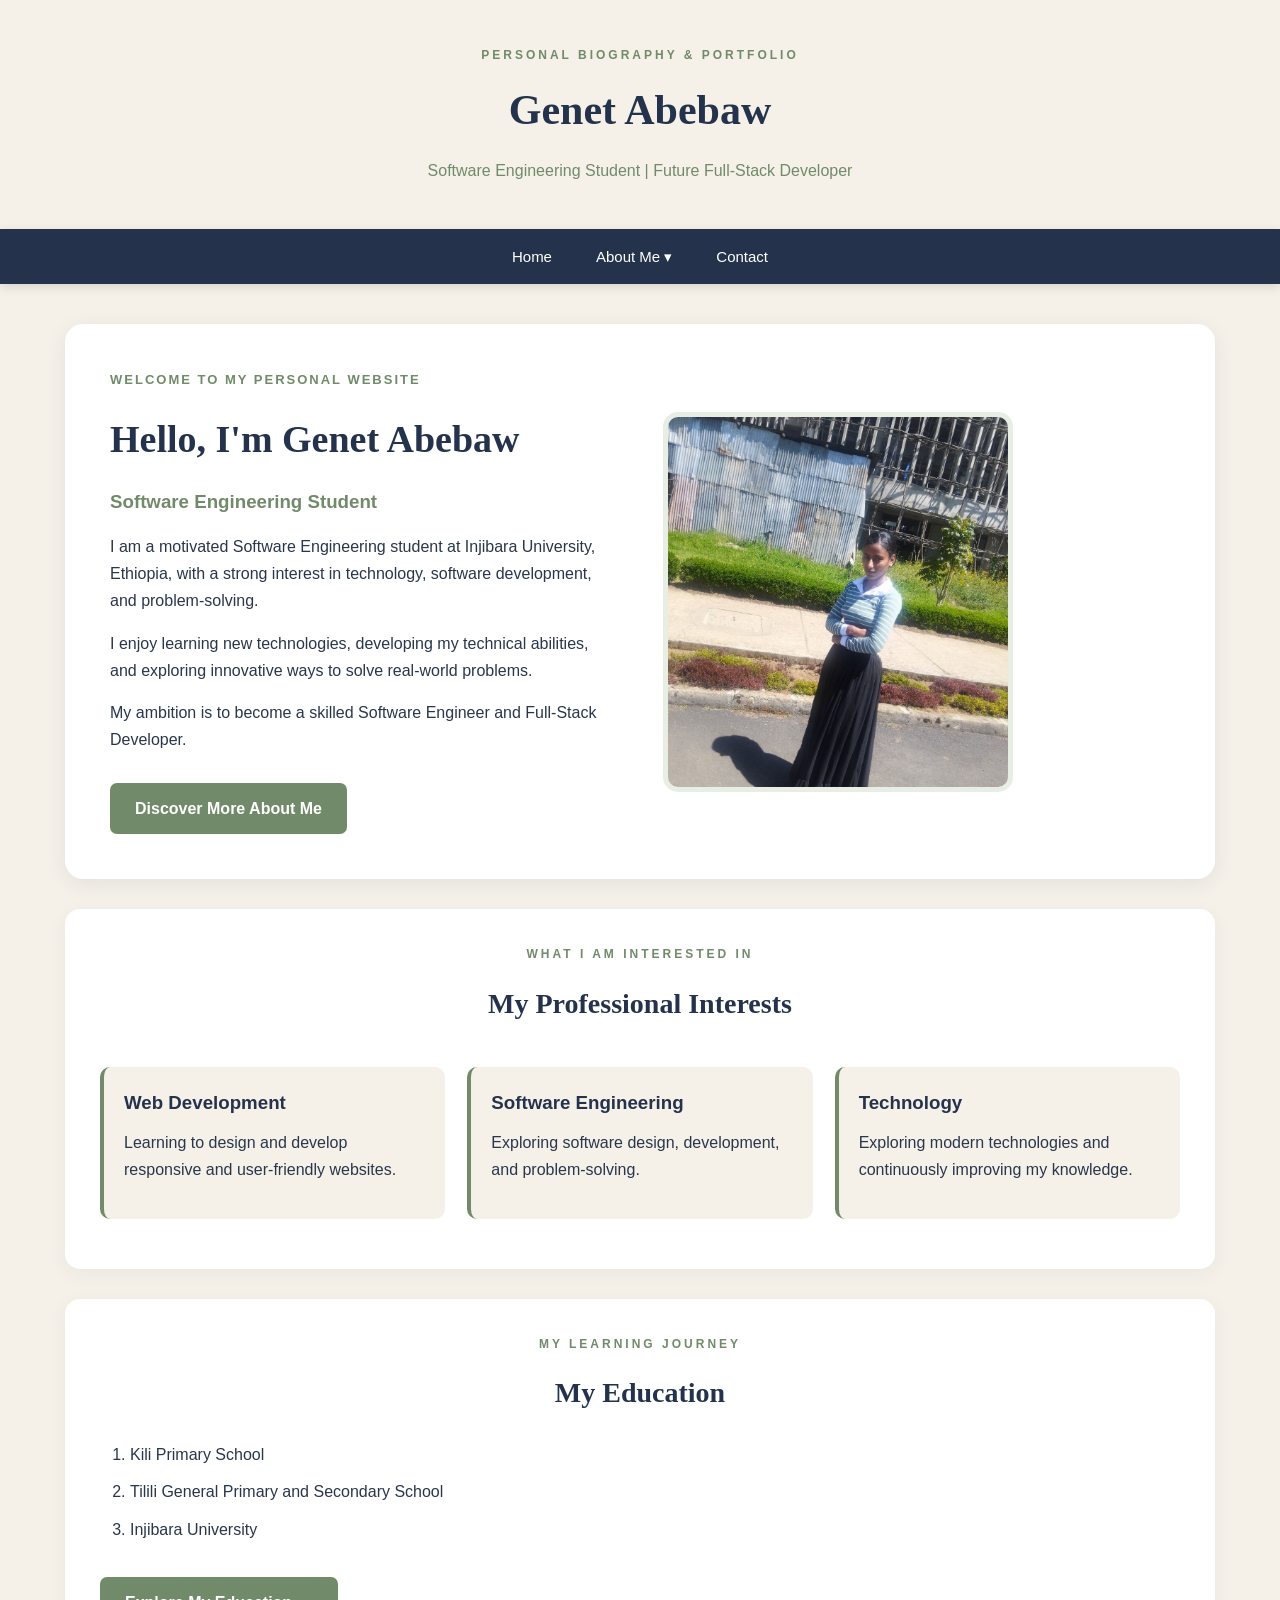
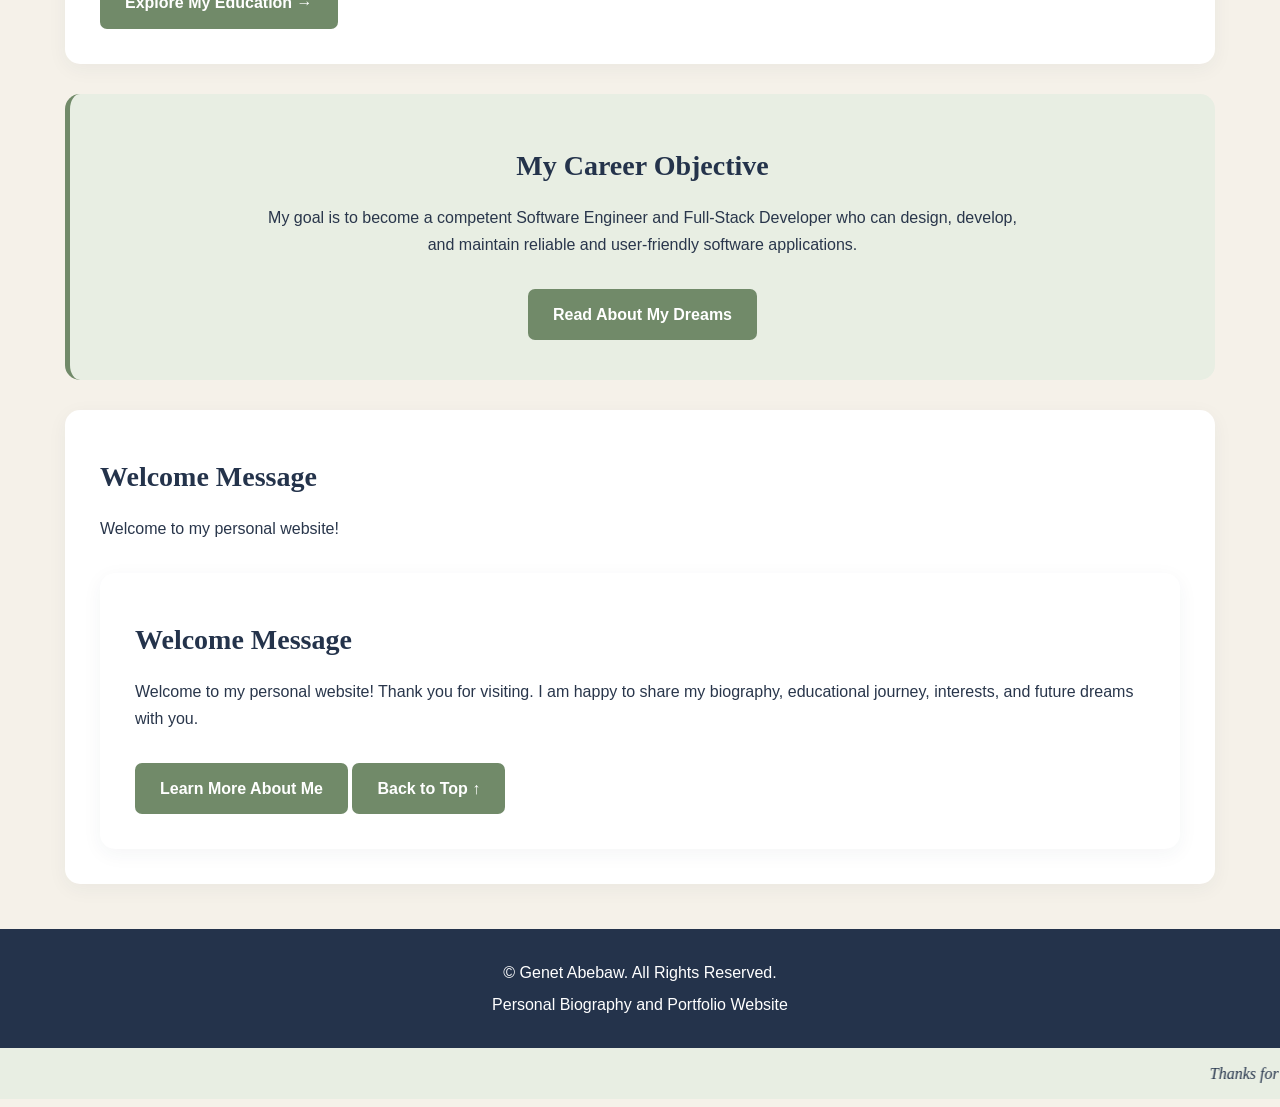
<file: index.html>
<!DOCTYPE html>
<html lang="en">

<head>
    <meta charset="UTF-8">
    <meta name="viewport" content="width=device-width, initial-scale=1.0">

    <meta name="description"
          content="Personal biography and professional portfolio of Genet Abebaw.">

    <meta name="author" content="Genet Abebaw">

    <title>Genet Abebaw | Personal Website</title>

    <!-- External CSS -->
    <link rel="stylesheet" href="style.css">
</head>

<body id="top">

    <!-- ================= HEADER ================= -->
    <header class="site-header">

        <p class="site-label">PERSONAL BIOGRAPHY & PORTFOLIO</p>

        <h1>Genet Abebaw</h1>

        <p class="tagline">
            Software Engineering Student | Future Full-Stack Developer
        </p>

    </header>

    <!-- CURRENT DATE -->
    <div class="home-date">
        <p id="currentDate"></p>
    </div>

    <!-- ================= NAVIGATION ================= -->
    <nav class="main-navigation">

        <ul class="navbar">

            <li><a href="index.html">Home</a></li>

            <li class="dropdown">
                <a href="about.html">About Me ▾</a>

                <ul class="dropdown-menu">

                    <li><a href="family.html">Family</a></li>

                    <li class="dropdown">
                        <a href="education.html">Education ▸</a>

                        <ul class="dropdown-menu">
                            <li><a href="junior.html">Junior</a></li>
                            <li><a href="high-school.html">High School</a></li>
                            <li><a href="university.html">University</a></li>
                            <li><a href="skills.html">Skills</a></li>
                        </ul>
                    </li>

                    <li><a href="hobbies.html">Hobbies</a></li>

                    <li><a href="dream.html">Dream</a></li>

                </ul>
            </li>

            <li><a href="contact.html">Contact</a></li>

        </ul>

    </nav>

    <!-- ================= MAIN CONTENT ================= -->
    <main>

        <!-- HOME INTRODUCTION -->
        <section class="hero">

            <div class="hero-content">

                <p class="welcome-text">
                    WELCOME TO MY PERSONAL WEBSITE
                </p>

                <h2>Hello, I'm Genet Abebaw</h2>

                <h3>Software Engineering Student</h3>

                <p>
                    I am a motivated Software Engineering student
                    at Injibara University, Ethiopia, with a strong
                    interest in technology, software development,
                    and problem-solving.
                </p>

                <p>
                    I enjoy learning new technologies, developing
                    my technical abilities, and exploring innovative
                    ways to solve real-world problems.
                </p>

                <p>
                    My ambition is to become a skilled Software
                    Engineer and Full-Stack Developer.
                </p>

                <a href="about.html" class="primary-button">
                    Discover More About Me
                </a>

            </div>

            <!-- PROFILE IMAGE -->
            <div class="hero-image">

                <img src="images/23.jpg"
                     alt="Portrait of Genet Abebaw">

            </div>

        </section>

        <!-- PROFESSIONAL INTERESTS -->
        <section class="content-section">

            <div class="section-heading">

                <p class="section-label">WHAT I AM INTERESTED IN</p>

                <h2>My Professional Interests</h2>

            </div>

            <div class="interest-grid">

                <article class="interest-card">
                    <h3>Web Development</h3>
                    <p>
                        Learning to design and develop
                        responsive and user-friendly websites.
                    </p>
                </article>

                <article class="interest-card">
                    <h3>Software Engineering</h3>
                    <p>
                        Exploring software design,
                        development, and problem-solving.
                    </p>
                </article>

                <article class="interest-card">
                    <h3>Technology</h3>
                    <p>
                        Exploring modern technologies
                        and continuously improving my knowledge.
                    </p>
                </article>

            </div>

        </section>

        <!-- EDUCATIONAL JOURNEY -->
        <section class="content-section">

            <div class="section-heading">

                <p class="section-label">MY LEARNING JOURNEY</p>

                <h2>My Education</h2>

            </div>

            <ol class="education-list">

                <li>Kili Primary School</li>

                <li>
                    Tilili General Primary and Secondary School
                </li>

                <li>Injibara University</li>

            </ol>

            <a href="education.html" class="primary-button">
                Explore My Education →
            </a>

        </section>

        <!-- CAREER OBJECTIVE -->
        <section class="career-section">

            <h2>My Career Objective</h2>

            <p>
                My goal is to become a competent Software Engineer
                and Full-Stack Developer who can design, develop,
                and maintain reliable and user-friendly software
                applications.
            </p>

            <a href="dream.html" class="primary-button">
                Read About My Dreams
            </a>

        </section>

        <!-- JAVASCRIPT INTERACTION -->
        <section class="content-section">

            <h2>Welcome Message</h2>

            <p id="welcomeMessage">
                Welcome to my personal website!
            </p>

            <!-- WELCOME MESSAGE -->
<section class="content-section">

    <h2>Welcome Message</h2>

    <p>
        Welcome to my personal website!
        Thank you for visiting. I am happy to share
        my biography, educational journey, interests,
        and future dreams with you.
    </p>

    <a href="about.html" class="primary-button">
        Learn More About Me
    </a>

    <a href="#top" class="primary-button">
        Back to Top ↑
    </a>

</section>

        </section>

    </main>

    <!-- ================= FOOTER ================= -->
    <footer class="site-footer">

        <p>
            © <span id="currentYear"></span>
            Genet Abebaw. All Rights Reserved.
        </p>

        <p>Personal Biography and Portfolio Website</p>

    </footer>

    <!-- THANK YOU MESSAGE -->
    <marquee behavior="scroll"
             direction="left"
             scrollamount="5"
             class="marquee-text">
        Thanks for visiting my personal website!
    </marquee>


   
</body>
</html>
</file>
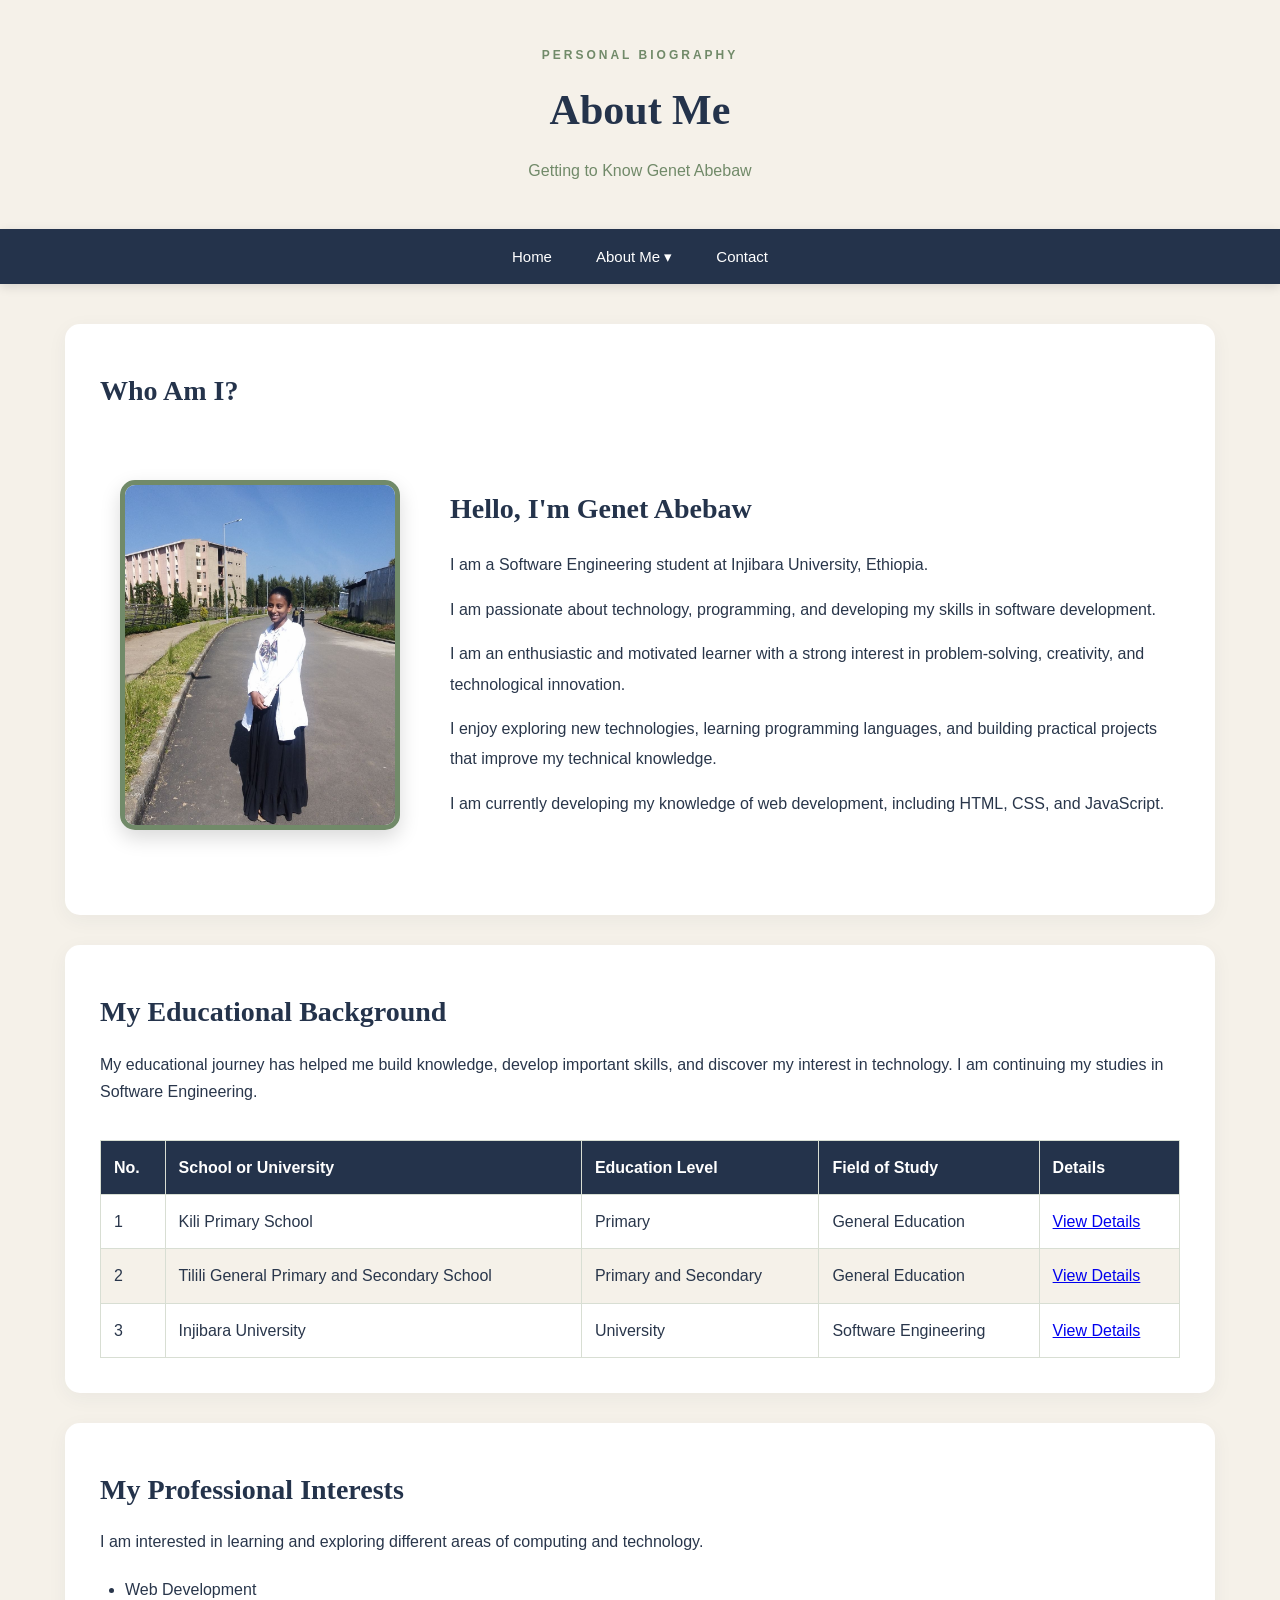
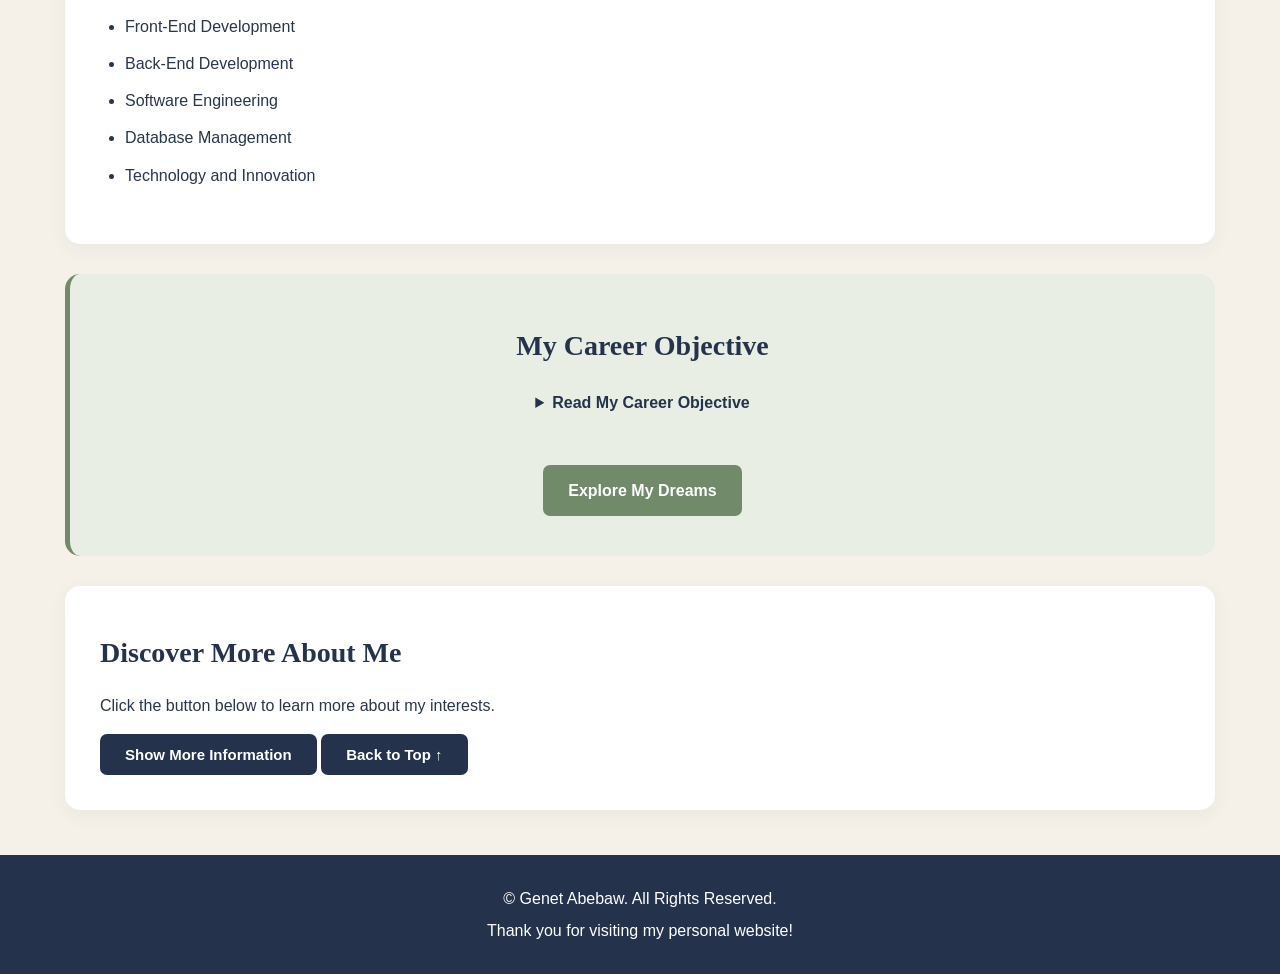
<file: about.html>
<!DOCTYPE html>
<html lang="en">

<head>
    <meta charset="UTF-8">
    <meta name="viewport" content="width=device-width, initial-scale=1.0">

    <meta name="description"
          content="Learn about Genet Abebaw, a Software Engineering student at Injibara University.">

    <title>About Me | Genet Abebaw</title>

    <link rel="stylesheet" href="style.css">
</head>

<body id="top">

    <!-- HEADER -->
    <header class="site-header">
        <p class="site-label">PERSONAL BIOGRAPHY</p>
        <h1>About Me</h1>
        <p class="tagline">Getting to Know Genet Abebaw</p>
    </header>

    <!-- CURRENT DATE -->
    <div class="home-date">
        <p id="currentDate"></p>
    </div>

    <!-- NAVIGATION -->
    <nav class="main-navigation">
        <ul class="navbar">

            <li><a href="index.html">Home</a></li>

            <li class="dropdown">
                <a href="about.html">About Me ▾</a>

                <ul class="dropdown-menu">

                    <li><a href="family.html">Family</a></li>

                    <li class="dropdown">
                        <a href="education.html">Education ▸</a>

                        <ul class="dropdown-menu">
                            <li><a href="junior.html">Junior</a></li>
                            <li><a href="high-school.html">High School</a></li>
                            <li><a href="university.html">University</a></li>
                            <li><a href="skills.html">Skills</a></li>
                        </ul>
                    </li>

                    <li><a href="hobbies.html">Hobbies</a></li>
                    <li><a href="dream.html">Dream</a></li>

                </ul>
            </li>

            <li><a href="contact.html">Contact</a></li>

        </ul>
    </nav>

    <!-- MAIN CONTENT -->
    <main>

        <!-- ABOUT ME PROFILE -->
        <section class="content-section">

            <h2>Who Am I?</h2>

            <div class="about-profile">

                <!-- PROFILE PHOTO -->
                <div class="about-photo">
                    <img src="images/ge.jpg"
                         alt="Genet Abebaw profile photograph"
                         class="profile-image">
                </div>

                <!-- PERSONAL INFORMATION -->
                <div class="about-information">

                    <h2>Hello, I'm Genet Abebaw</h2>

                    <p>
                        I am a Software Engineering student at
                        Injibara University, Ethiopia.
                    </p>

                    <p>
                        I am passionate about technology,
                        programming, and developing my skills
                        in software development.
                    </p>

                    <p>
                        I am an enthusiastic and motivated
                        learner with a strong interest in
                        problem-solving, creativity, and
                        technological innovation.
                    </p>

                    <p>
                        I enjoy exploring new technologies,
                        learning programming languages, and
                        building practical projects that
                        improve my technical knowledge.
                    </p>

                    <p>
                        I am currently developing my knowledge
                        of web development, including HTML,
                        CSS, and JavaScript.
                    </p>

                </div>

            </div>

        </section>

        <!-- EDUCATION SECTION -->
        <section class="content-section">

            <h2>My Educational Background</h2>

            <p>
                My educational journey has helped me build
                knowledge, develop important skills, and
                discover my interest in technology.
                I am continuing my studies in Software Engineering.
            </p>

            <div class="table-wrapper">

                <table class="education-table">

                    <thead>
                        <tr>
                            <th>No.</th>
                            <th>School or University</th>
                            <th>Education Level</th>
                            <th>Field of Study</th>
                            <th>Details</th>
                        </tr>
                    </thead>

                    <tbody>

                        <tr>
                            <td>1</td>
                            <td>Kili Primary School</td>
                            <td>Primary</td>
                            <td>General Education</td>
                            <td>
                                <a href="junior.html">View Details</a>
                            </td>
                        </tr>

                        <tr>
                            <td>2</td>
                            <td>Tilili General Primary and Secondary School</td>
                            <td>Primary and Secondary</td>
                            <td>General Education</td>
                            <td>
                                <a href="high-school.html">View Details</a>
                            </td>
                        </tr>

                        <tr>
                            <td>3</td>
                            <td>Injibara University</td>
                            <td>University</td>
                            <td>Software Engineering</td>
                            <td>
                                <a href="university.html">View Details</a>
                            </td>
                        </tr>

                    </tbody>

                </table>

            </div>

        </section>

        <!-- PROFESSIONAL INTERESTS -->
        <section class="content-section">

            <h2>My Professional Interests</h2>

            <p>
                I am interested in learning and exploring
                different areas of computing and technology.
            </p>

            <ul class="education-list">
                <li>Web Development</li>
                <li>Front-End Development</li>
                <li>Back-End Development</li>
                <li>Software Engineering</li>
                <li>Database Management</li>
                <li>Technology and Innovation</li>
            </ul>

        </section>

        <!-- CAREER OBJECTIVE -->
        <section class="career-section">

            <h2>My Career Objective</h2>

            <details>
                <summary>Read My Career Objective</summary>

                <p>
                    My goal is to become a skilled Software
                    Engineer and Full-Stack Developer who can
                    design and develop reliable, effective,
                    and user-friendly software applications.
                    I believe continuous learning, creativity,
                    and practical experience will help me
                    achieve this goal.
                </p>

            </details>

            <a href="dream.html" class="primary-button">
                Explore My Dreams
            </a>

        </section>

        <!-- JAVASCRIPT INTERACTION -->
        <section class="content-section">

            <h2>Discover More About Me</h2>

            <p id="moreAboutMe">
                Click the button below to learn more about my interests.
            </p>

            <button type="button" id="moreAboutBtn">
                Show More Information
            </button>

            <button type="button" id="backToTopBtn">
                Back to Top ↑
            </button>

        </section>

    </main>

    <!-- FOOTER -->
    <footer class="site-footer">

        <p>
            &copy; <span id="currentYear"></span>
            Genet Abebaw. All Rights Reserved.
        </p>

        <p>Thank you for visiting my personal website!</p>

    </footer>


    
</body>
</html>
</file>
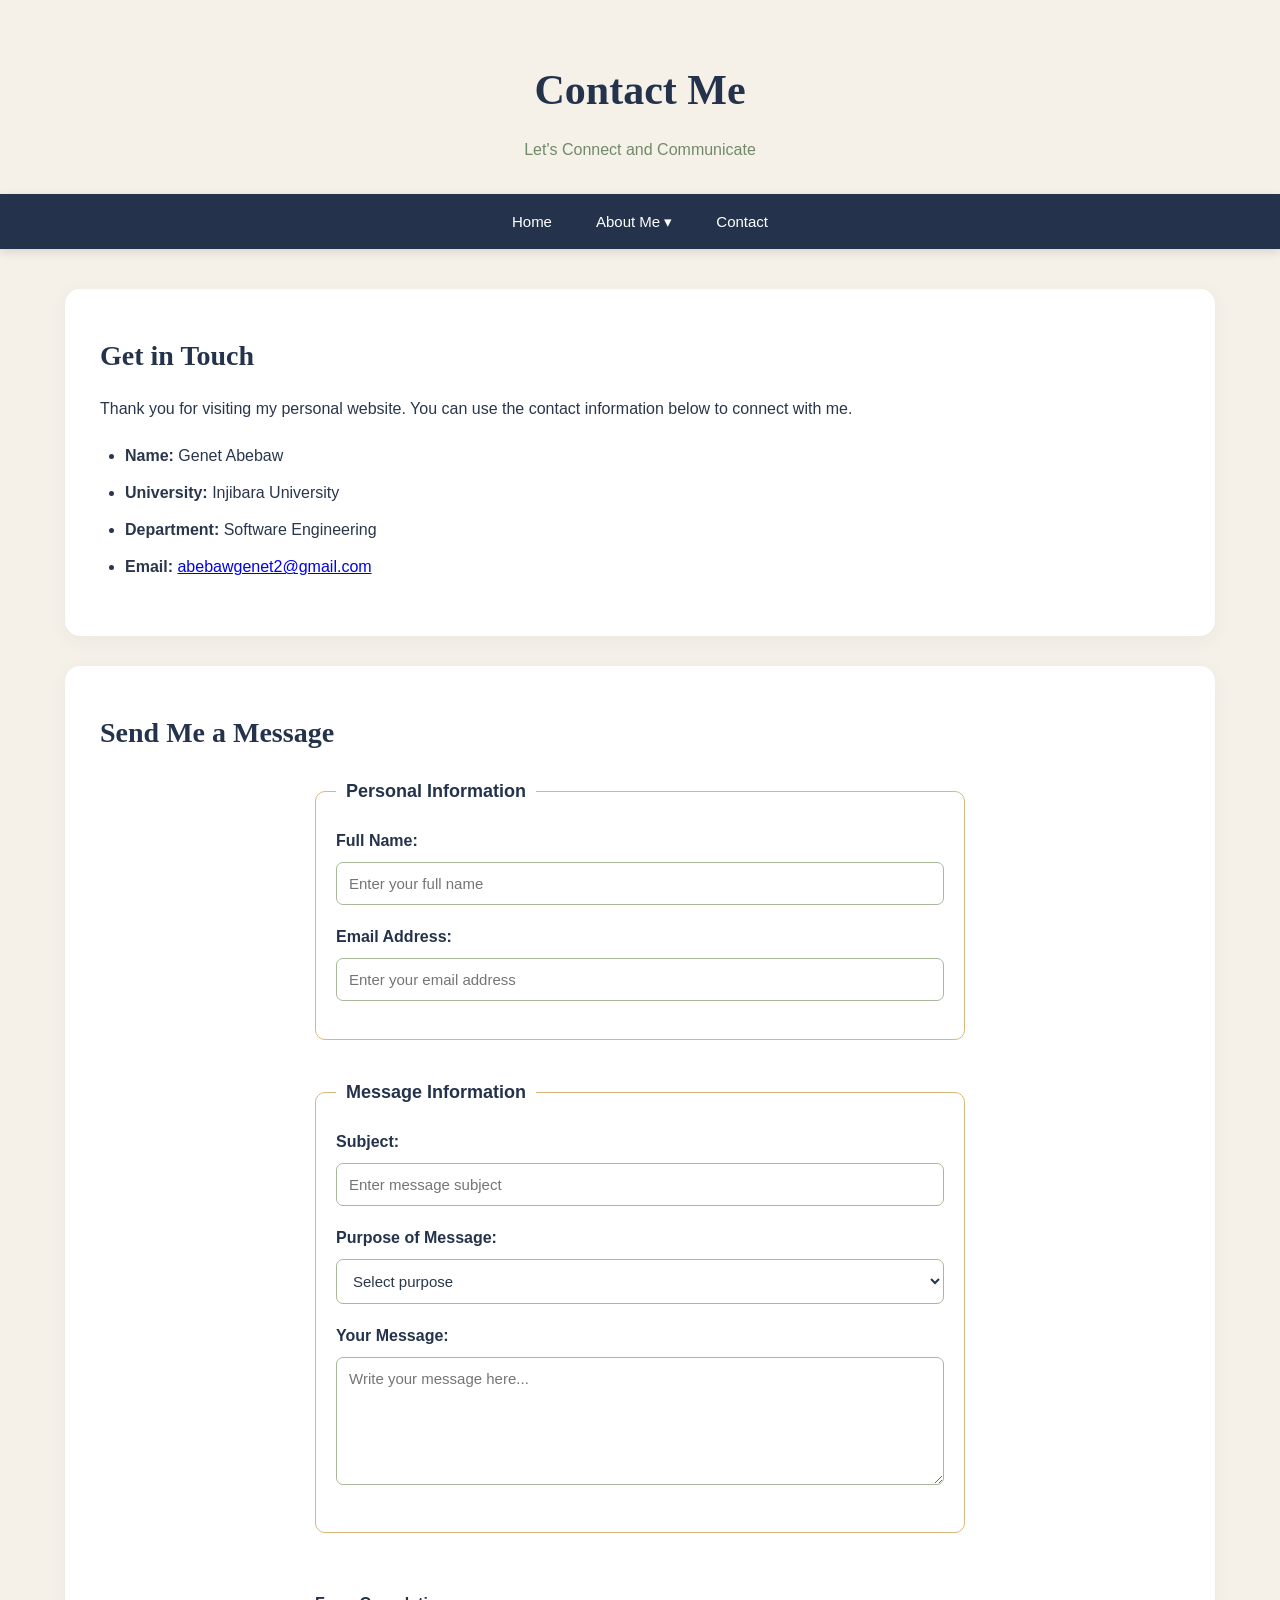
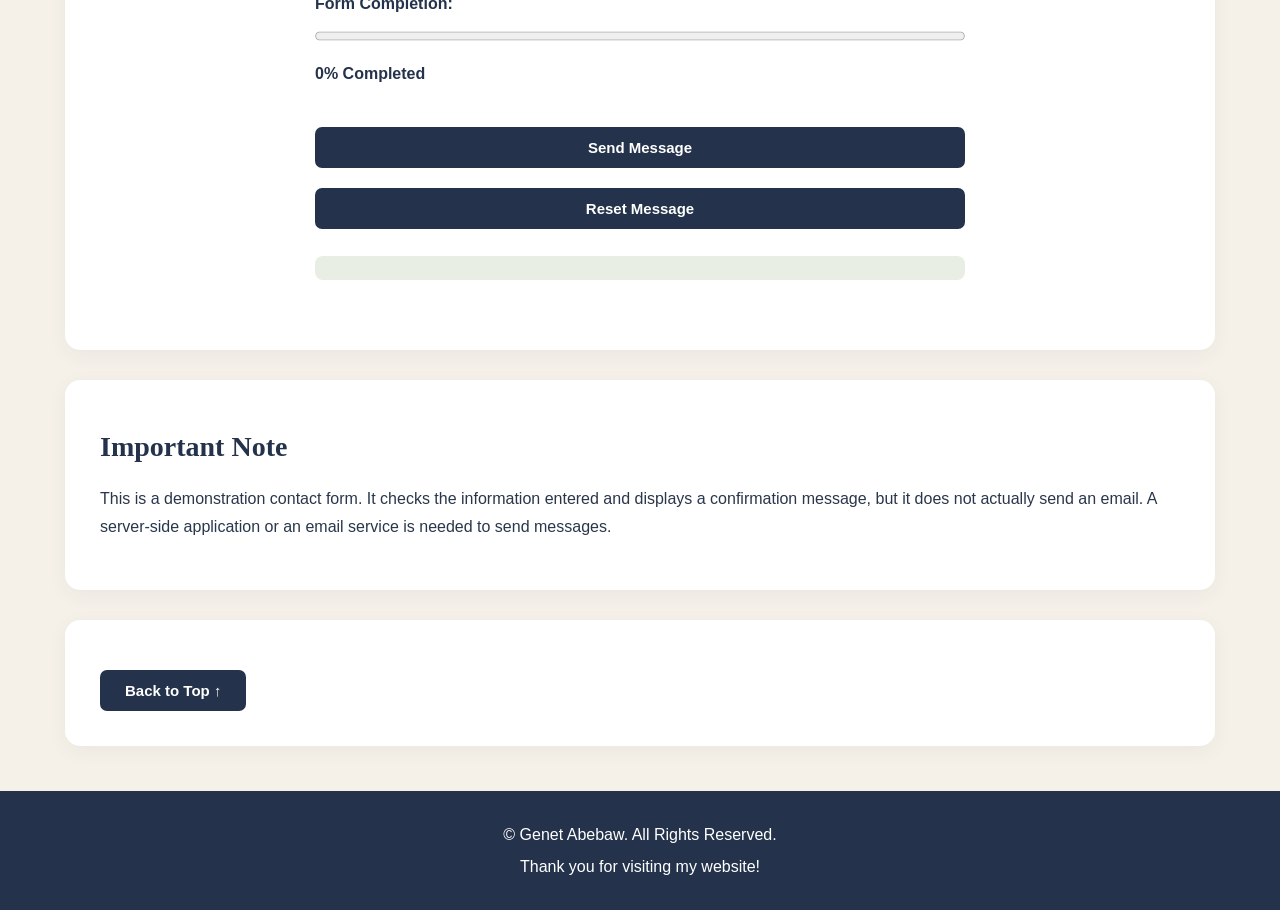
<file: contact.html>
<!DOCTYPE html>
<html lang="en">

<head>
    <meta charset="UTF-8">
    <meta name="viewport" content="width=device-width, initial-scale=1.0">

    <meta name="description"
          content="Contact Genet Abebaw, Software Engineering student at Injibara University.">

    <title>Contact Me | Genet Abebaw</title>

    <link rel="stylesheet" href="style.css">
</head>

<body id="top">

    <!-- HEADER -->
    <header class="site-header">
        <h1>Contact Me</h1>
        <p class="tagline">Let's Connect and Communicate</p>
    </header>

    <!-- NAVIGATION -->
    <nav class="main-navigation">
        <ul class="navbar">

            <li><a href="index.html">Home</a></li>

            <li class="dropdown">
                <a href="about.html">About Me ▾</a>

                <ul class="dropdown-menu">

                    <li><a href="family.html">Family</a></li>

                    <li class="dropdown">
                        <a href="education.html">Education ▸</a>

                        <ul class="dropdown-menu">
                            <li><a href="junior.html">Junior</a></li>
                            <li><a href="high-school.html">High School</a></li>
                            <li><a href="university.html">University</a></li>
                            <li><a href="skills.html">Skills</a></li>
                        </ul>
                    </li>

                    <li><a href="hobbies.html">Hobbies</a></li>
                    <li><a href="dream.html">Dream</a></li>

                </ul>
            </li>

            <li><a href="contact.html">Contact</a></li>

        </ul>
    </nav>

    <!-- MAIN CONTENT -->
    <main>

        <!-- CONTACT INFORMATION -->
        <section class="content-section">

            <h2>Get in Touch</h2>

            <p>
                Thank you for visiting my personal website.
                You can use the contact information below
                to connect with me.
            </p>

            <ul class="education-list">

                <li><strong>Name:</strong> Genet Abebaw</li>

                <li>
                    <strong>University:</strong>
                    Injibara University
                </li>

                <li>
                    <strong>Department:</strong>
                    Software Engineering
                </li>

                <li>
                    <strong>Email:</strong>

                    <a href="mailto:abebawgenet2@gmail.com">
                        abebawgenet2@gmail.com
                    </a>
                </li>

            </ul>

        </section>

        <!-- CONTACT FORM -->
        <section class="content-section">

            <h2>Send Me a Message</h2>

            <form action="#" method="post" class="contact-form"
                  id="contactForm">

                <!-- PERSONAL INFORMATION -->
                <fieldset>

                    <legend>Personal Information</legend>

                    <label for="name">Full Name:</label>

                    <input type="text"
                           id="name"
                           name="name"
                           placeholder="Enter your full name"
                           required>

                    <label for="email">Email Address:</label>

                    <input type="email"
                           id="email"
                           name="email"
                           placeholder="Enter your email address"
                           required>

                </fieldset>

                <!-- MESSAGE INFORMATION -->
                <fieldset>

                    <legend>Message Information</legend>

                    <label for="subject">Subject:</label>

                    <input type="text"
                           id="subject"
                           name="subject"
                           placeholder="Enter message subject"
                           required>

                    <label for="purpose">Purpose of Message:</label>

                    <select id="purpose" name="purpose" required>

                        <option value="">Select purpose</option>
                        <option value="Academic">Academic Discussion</option>
                        <option value="Collaboration">Project Collaboration</option>
                        <option value="Feedback">Website Feedback</option>
                        <option value="Other">Other</option>

                    </select>

                    <label for="message">Your Message:</label>

                    <textarea id="message"
                              name="message"
                              rows="6"
                              placeholder="Write your message here..."
                              required></textarea>

                </fieldset>

                <!-- FORM PROGRESS -->
                <div class="form-progress">

                    <label for="formProgress">
                        Form Completion:
                    </label>

                    <progress id="formProgress"
                              value="0"
                              max="5">
                    </progress>

                    <span id="progressText">
                        0% Completed
                    </span>

                </div>

                <!-- BUTTONS -->
                <button type="submit">
                    Send Message
                </button>

                <button type="reset">
                    Reset Message
                </button>

                <!-- FORM RESPONSE -->
                <p id="formResponse" aria-live="polite"></p>

            </form>

        </section>

        <!-- IMPORTANT NOTE -->
        <section class="content-section">

            <h2>Important Note</h2>

            <p>
                This is a demonstration contact form.
                It checks the information entered and displays
                a confirmation message, but it does not
                actually send an email. A server-side application
                or an email service is needed to send messages.
            </p>

        </section>

        <!-- CURRENT DATE -->
        <section class="content-section">
            <p id="currentDate"></p>

            <button type="button" id="backToTopBtn">
                Back to Top ↑
            </button>
        </section>

    </main>

    <!-- FOOTER -->
    <footer class="site-footer">

        <p>
            &copy; <span id="currentYear"></span>
            Genet Abebaw. All Rights Reserved.
        </p>

        <p>Thank you for visiting my website!</p>

    </footer>

   

  

</body>
</html>
</file>
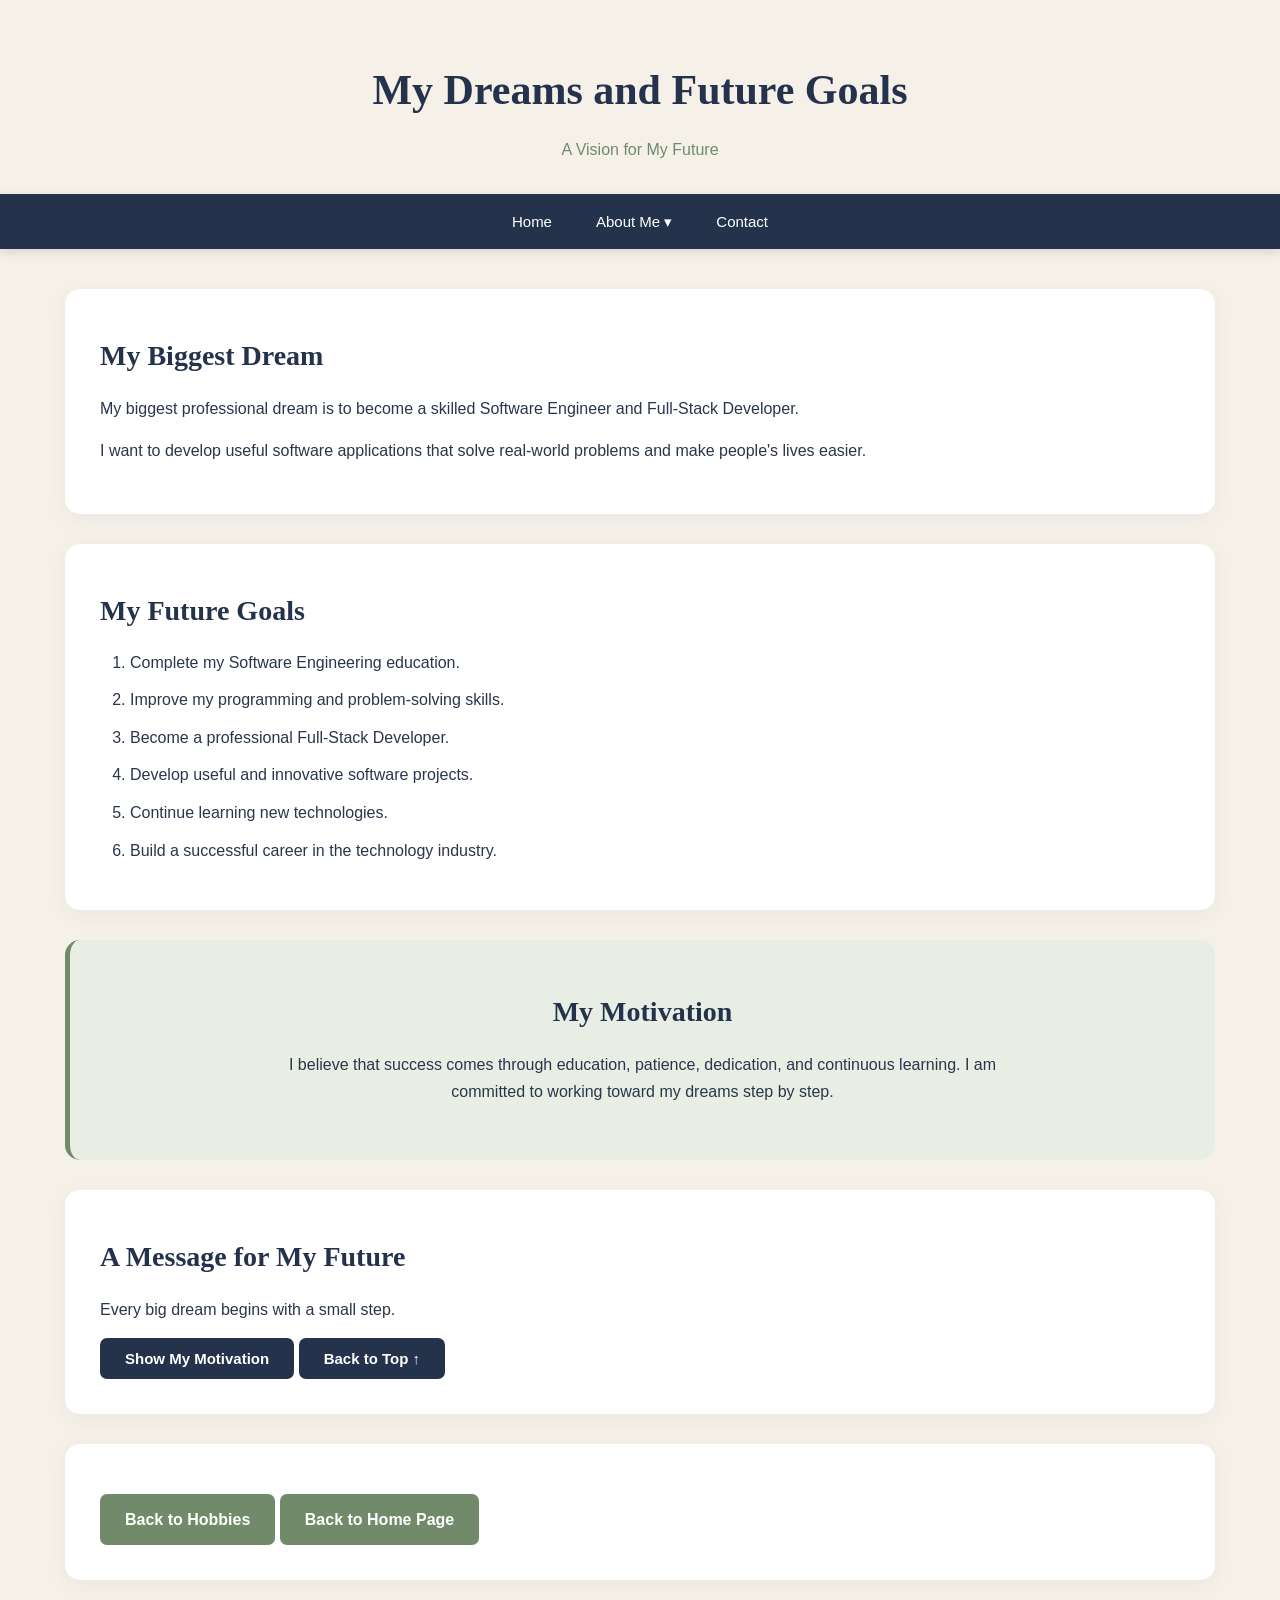
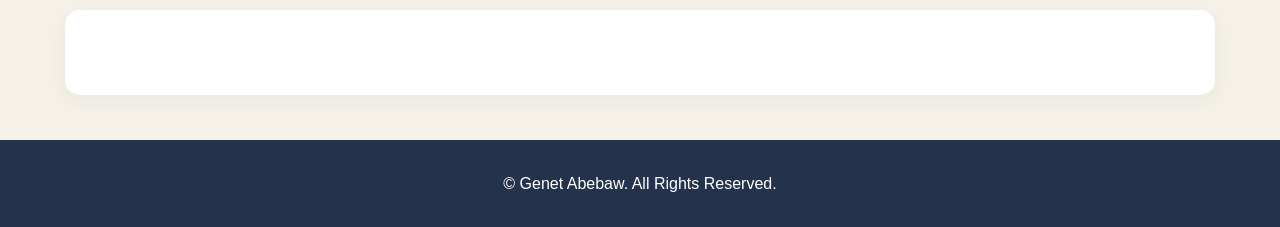
<file: dream.html>
<!DOCTYPE html>
<html lang="en">

<head>
    <meta charset="UTF-8">
    <meta name="viewport" content="width=device-width, initial-scale=1.0">

    <meta name="description"
          content="Discover my dreams, professional ambitions, and future goals.">

    <title>My Dreams | Genet Abebaw</title>

    <link rel="stylesheet" href="style.css">
</head>

<body id="top">

    <!-- HEADER -->
    <header class="site-header">
        <h1>My Dreams and Future Goals</h1>
        <p class="tagline">A Vision for My Future</p>
    </header>

    <!-- NAVIGATION -->
    <nav class="main-navigation">
        <ul class="navbar">
            <li><a href="index.html">Home</a></li>

            <li class="dropdown">
                <a href="about.html">About Me ▾</a>

                <ul class="dropdown-menu">
                    <li><a href="family.html">Family</a></li>

                    <li class="dropdown">
                        <a href="education.html">Education ▸</a>

                        <ul class="dropdown-menu">
                            <li><a href="junior.html">Junior</a></li>
                            <li><a href="high-school.html">High School</a></li>
                            <li><a href="university.html">University</a></li>
                            <li><a href="skills.html">Skills</a></li>
                        </ul>
                    </li>

                    <li><a href="hobbies.html">Hobbies</a></li>
                    <li><a href="dream.html">Dream</a></li>
                </ul>
            </li>

            <li><a href="contact.html">Contact</a></li>
        </ul>
    </nav>

    <!-- MAIN CONTENT -->
    <main>

        <!-- MY BIGGEST DREAM -->
        <section class="content-section">

            <h2>My Biggest Dream</h2>

            <p>
                My biggest professional dream is to become
                a skilled Software Engineer and Full-Stack
                Developer.
            </p>

            <p>
                I want to develop useful software applications
                that solve real-world problems and make people's
                lives easier.
            </p>

        </section>

        <!-- FUTURE GOALS -->
        <section class="content-section">

            <h2>My Future Goals</h2>

            <ol>
                <li>Complete my Software Engineering education.</li>
                <li>Improve my programming and problem-solving skills.</li>
                <li>Become a professional Full-Stack Developer.</li>
                <li>Develop useful and innovative software projects.</li>
                <li>Continue learning new technologies.</li>
                <li>Build a successful career in the technology industry.</li>
            </ol>

        </section>

        <!-- MOTIVATION -->
        <section class="career-section">

            <h2>My Motivation</h2>

            <p>
                I believe that success comes through education,
                patience, dedication, and continuous learning.
                I am committed to working toward my dreams
                step by step.
            </p>

        </section>

        <!-- JAVASCRIPT INTERACTION -->
        <section class="content-section">

            <h2>A Message for My Future</h2>

            <p id="dreamMessage">
                Every big dream begins with a small step.
            </p>

            <button type="button" id="dreamMessageBtn">
                Show My Motivation
            </button>

            <button type="button" id="backToTopBtn">
                Back to Top ↑
            </button>

        </section>

        <!-- PAGE NAVIGATION -->
        <section class="content-section">

            <a href="hobbies.html" class="primary-button">
                Back to Hobbies
            </a>

            <a href="index.html" class="primary-button">
                Back to Home Page
            </a>

        </section>

        <!-- CURRENT DATE -->
        <section class="content-section">
            <p id="currentDate"></p>
        </section>

    </main>

    <!-- FOOTER -->
    <footer class="site-footer">
        <p>
            &copy; <span id="currentYear"></span>
            Genet Abebaw. All Rights Reserved.
        </p>
    </footer>

    
</body>
</html>
</file>
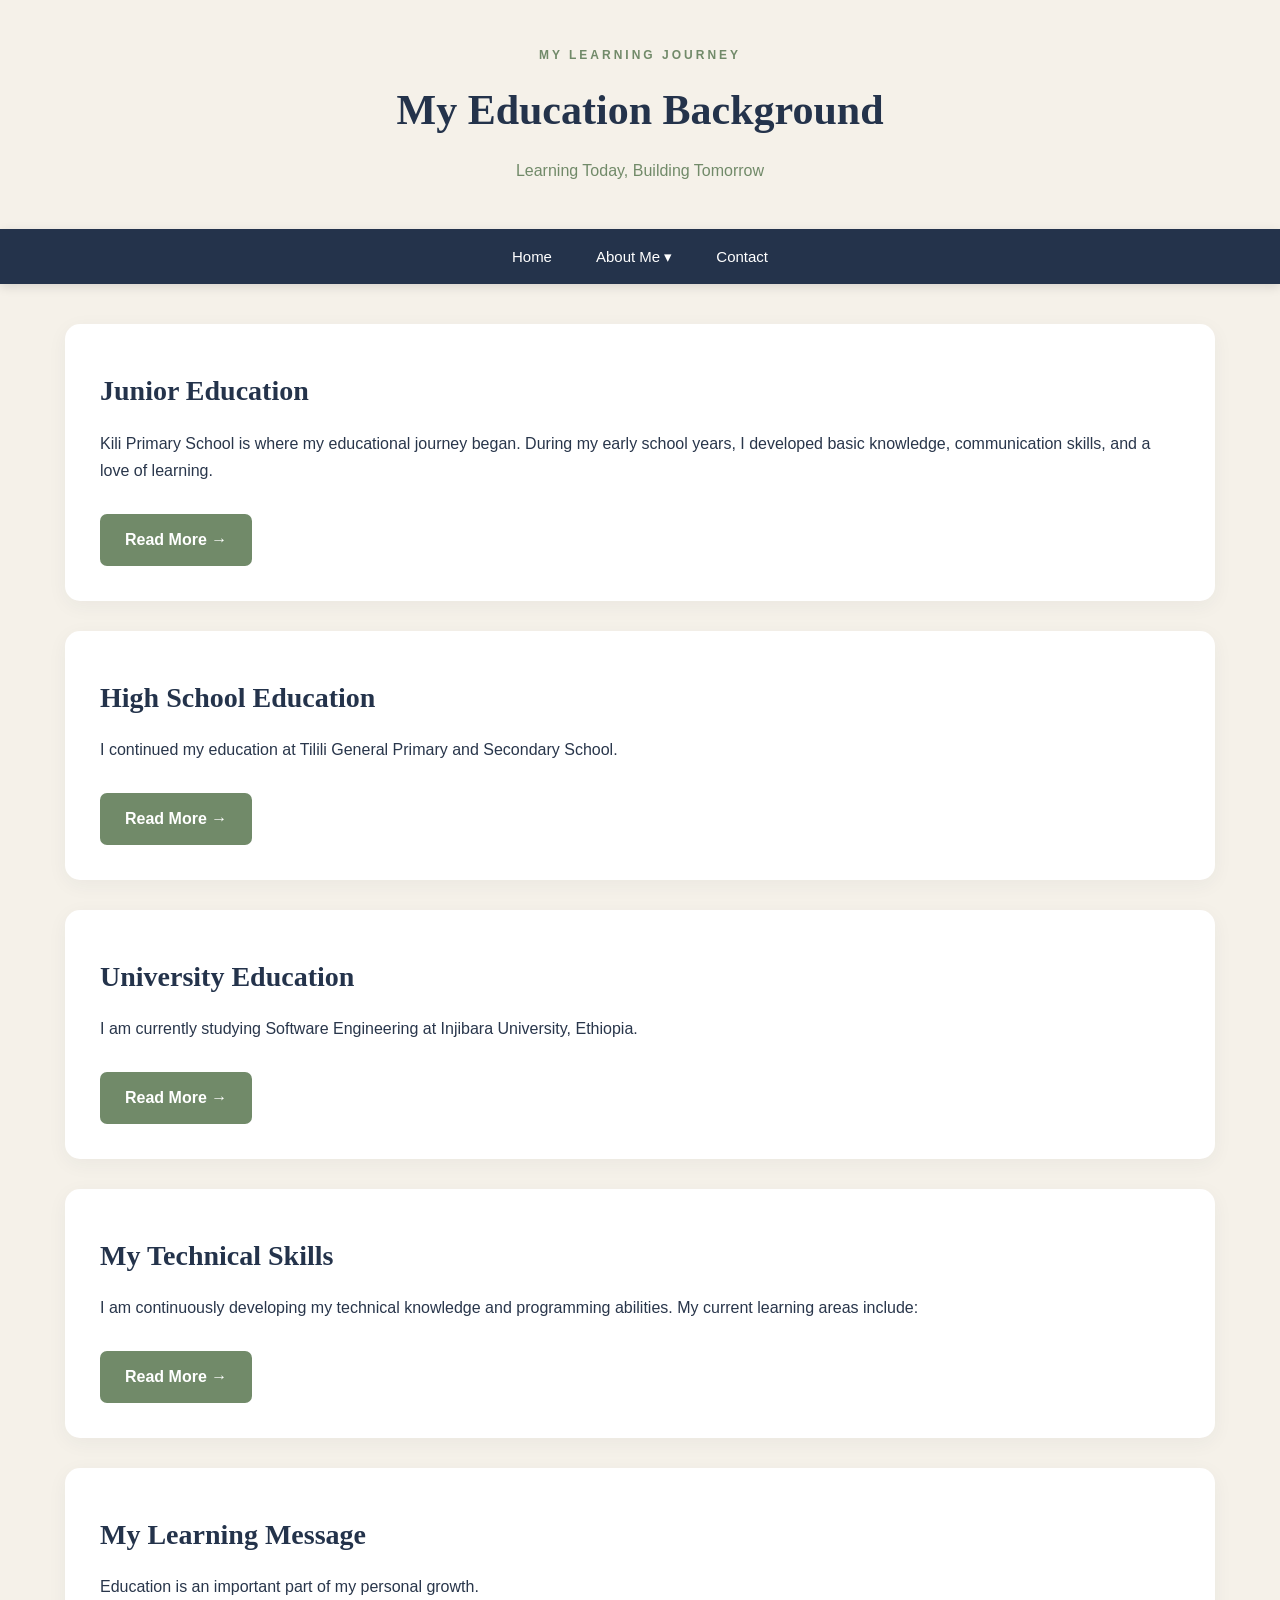
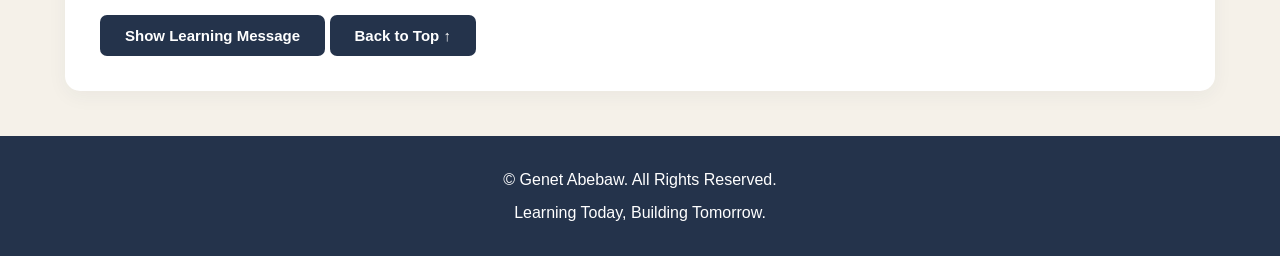
<file: education.html>
<!DOCTYPE html>
<html lang="en">

<head>
    <meta charset="UTF-8">
    <meta name="viewport" content="width=device-width, initial-scale=1.0">

    <meta name="description"
          content="Explore the educational background of Genet Abebaw.">

    <title>Education | Genet Abebaw</title>

    <link rel="stylesheet" href="style.css">
</head>

<body id="top">

    <!-- HEADER -->
    <header class="site-header">

        <p class="site-label">MY LEARNING JOURNEY</p>

        <h1>My Education Background</h1>

        <p class="tagline">
            Learning Today, Building Tomorrow
        </p>

    </header>

    <!-- CURRENT DATE -->
    <div class="home-date">
        <p id="currentDate"></p>
    </div>

    <!-- NAVIGATION -->
    <nav class="main-navigation">

        <ul class="navbar">

            <li>
                <a href="index.html">Home</a>
            </li>

            <li class="dropdown">

                <a href="about.html">About Me ▾</a>

                <ul class="dropdown-menu">

                    <li>
                        <a href="family.html">Family</a>
                    </li>

                    <li class="dropdown">

                        <a href="education.html">Education ▸</a>

                        <ul class="dropdown-menu">
                            <li><a href="junior.html">Junior</a></li>
                            <li><a href="high-school.html">High School</a></li>
                            <li><a href="university.html">University</a></li>
                            <li><a href="skills.html">Skills</a></li>
                        </ul>

                    </li>

                    <li>
                        <a href="hobbies.html">Hobbies</a>
                    </li>

                    <li>
                        <a href="dream.html">Dream</a>
                    </li>

                </ul>

            </li>

            <li>
                <a href="contact.html">Contact</a>
            </li>

        </ul>

    </nav>

    <!-- MAIN CONTENT -->
    <main>

        <!-- JUNIOR EDUCATION -->
        <section class="content-section">

            <h2>Junior Education</h2>

            <p>
                Kili Primary School is where my educational
                journey began. During my early school years,
                I developed basic knowledge, communication
                skills, and a love of learning.
            </p>

            <a href="junior.html" class="primary-button">
                Read More →
            </a>

        </section>

        <!-- HIGH SCHOOL EDUCATION -->
        <section class="content-section">

            <h2>High School Education</h2>

            <p>
                I continued my education at Tilili General
                Primary and Secondary School.
            </p>

            <a href="high-school.html" class="primary-button">
                Read More →
            </a>

        </section>

        <!-- UNIVERSITY EDUCATION -->
        <section class="content-section">

            <h2>University Education</h2>

            <p>
                I am currently studying Software Engineering
                at Injibara University, Ethiopia.
            </p>

            <a href="university.html" class="primary-button">
                Read More →
            </a>

        </section>

        <!-- TECHNICAL SKILLS -->
        <section class="content-section">

            <h2>My Technical Skills</h2>

            <p>
                I am continuously developing my technical
                knowledge and programming abilities.
                My current learning areas include:
            </p>

            <a href="skills.html" class="primary-button">
                Read More →
            </a>

        </section>

        <!-- JAVASCRIPT INTERACTION -->
        <section class="content-section">

            <h2>My Learning Message</h2>

            <p id="educationMessage">
                Education is an important part of my personal growth.
            </p>

            <button type="button" id="educationMessageBtn">
                Show Learning Message
            </button>

            <button type="button" id="backToTopBtn">
                Back to Top ↑
            </button>

        </section>

    </main>

    <!-- FOOTER -->
    <footer class="site-footer">

        <p>
            &copy; <span id="currentYear"></span>
            Genet Abebaw. All Rights Reserved.
        </p>

        <p>Learning Today, Building Tomorrow.</p>

    </footer>


   

    
     
</body>
</html>
</file>
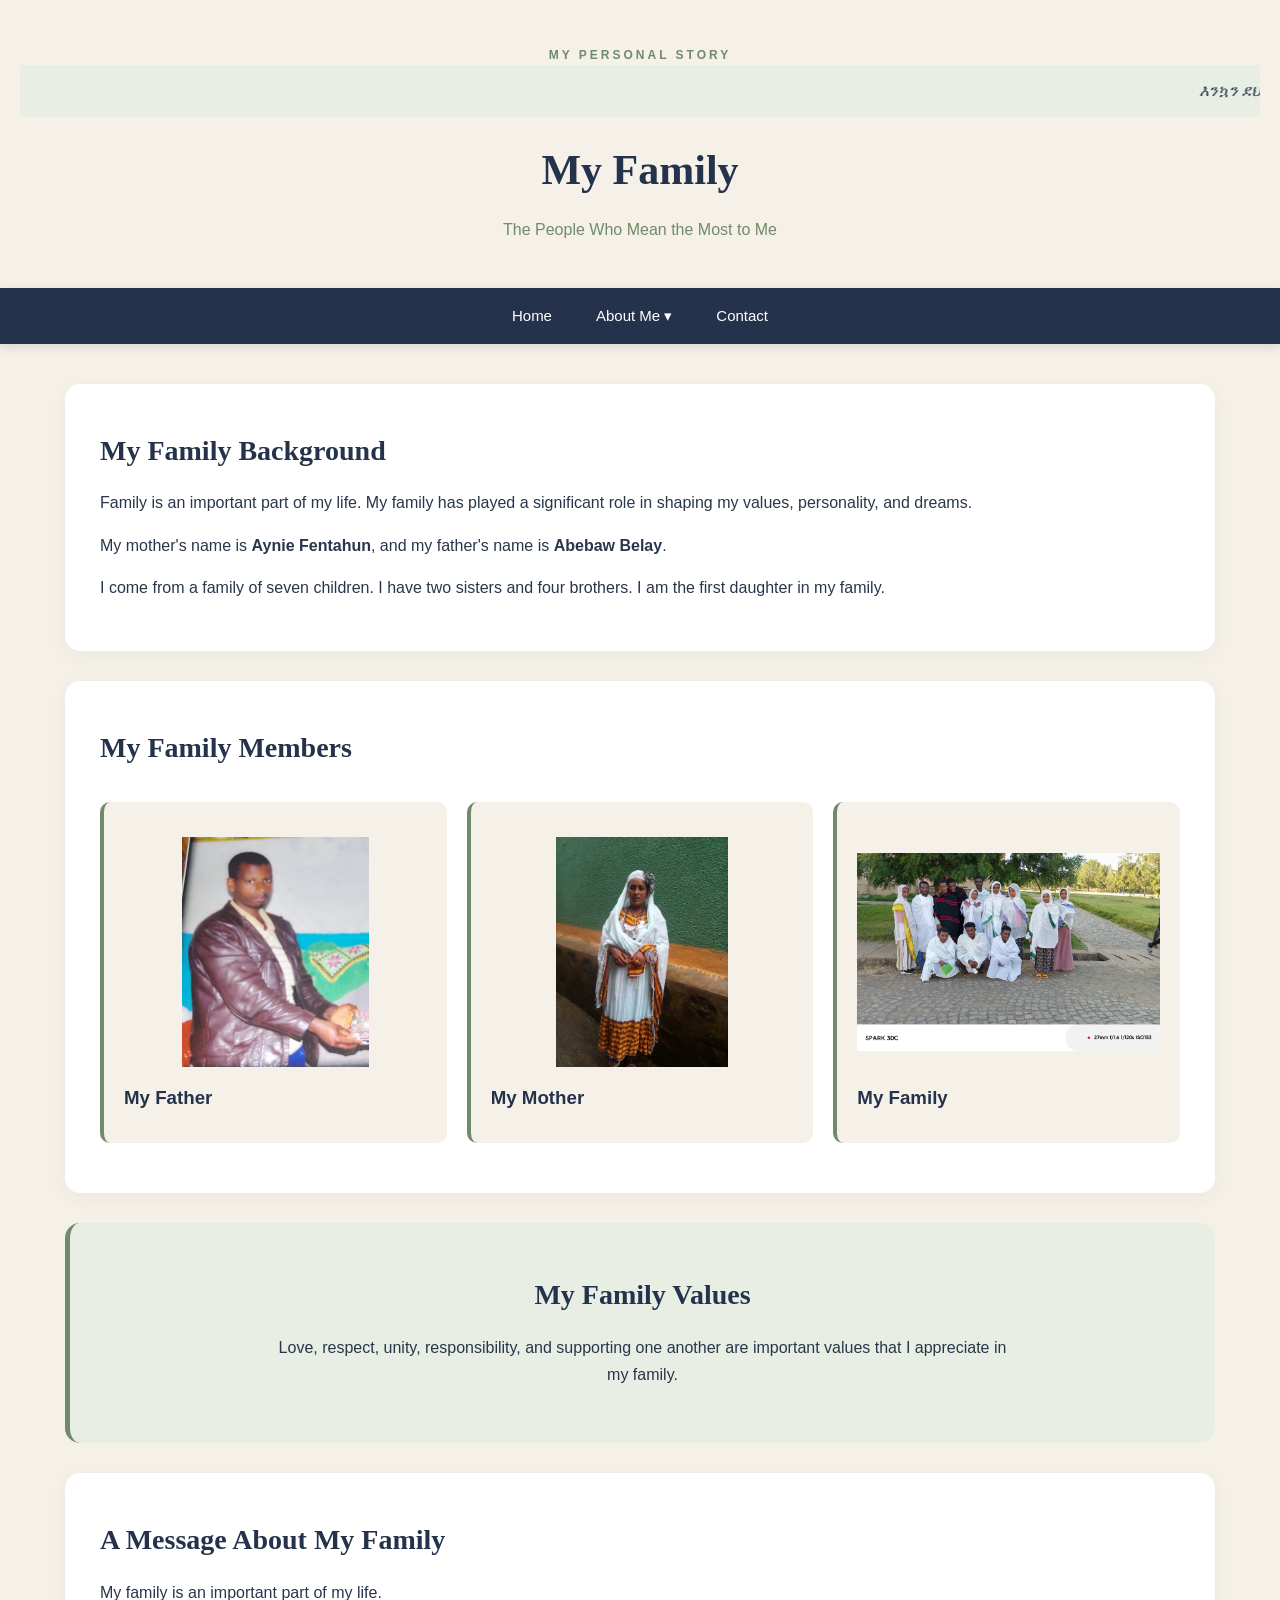
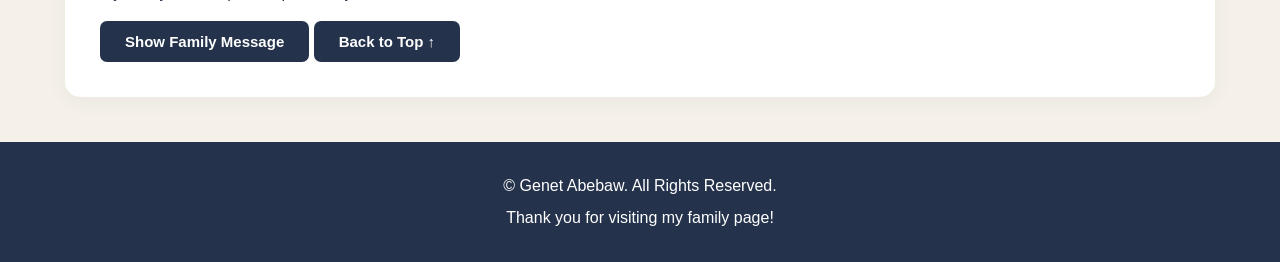
<file: family.html>
<!DOCTYPE html>
<html lang="en">

<head>
    <meta charset="UTF-8">
    <meta name="viewport" content="width=device-width, initial-scale=1.0">

    <meta name="description"
          content="Learn about Genet Abebaw's family and family values.">

    <title>My Family | Genet Abebaw</title>

    <link rel="stylesheet" href="style.css">
</head>

<body id="top">

    <!-- HEADER -->
    <header class="site-header">

        <p class="site-label">MY PERSONAL STORY</p>

        <marquee behavior="scroll"
                 direction="left"
                 scrollamount="5"
                 class="marquee-text">
            እንኳን ደህና መጣችሁ !
        </marquee>

        <h1>My Family</h1>

        <p class="tagline">
            The People Who Mean the Most to Me
        </p>

    </header>

    <!-- CURRENT DATE -->
    <div class="home-date">
        <p id="currentDate"></p>
    </div>

    <!-- NAVIGATION -->
    <nav class="main-navigation">

        <ul class="navbar">

            <li><a href="index.html">Home</a></li>

            <li class="dropdown">

                <a href="about.html">About Me ▾</a>

                <ul class="dropdown-menu">

                    <li><a href="family.html">Family</a></li>

                    <li class="dropdown">

                        <a href="education.html">Education ▸</a>

                        <ul class="dropdown-menu">

                            <li><a href="junior.html">Junior</a></li>
                            <li><a href="high-school.html">High School</a></li>
                            <li><a href="university.html">University</a></li>
                            <li><a href="skills.html">Skills</a></li>

                        </ul>

                    </li>

                    <li><a href="hobbies.html">Hobbies</a></li>

                    <li><a href="dream.html">Dream</a></li>

                </ul>

            </li>

            <li><a href="contact.html">Contact</a></li>

        </ul>

    </nav>

    <!-- MAIN CONTENT -->
    <main>

        <!-- FAMILY BACKGROUND -->
        <section class="content-section">

            <h2>My Family Background</h2>

            <p>
                Family is an important part of my life.
                My family has played a significant role
                in shaping my values, personality, and dreams.
            </p>

            <p>
                My mother's name is
                <strong>Aynie Fentahun</strong>,
                and my father's name is
                <strong>Abebaw Belay</strong>.
            </p>

            <p>
                I come from a family of seven children.
                I have two sisters and four brothers.
                I am the first daughter in my family.
            </p>

        </section>

        <!-- FAMILY MEMBERS -->
        <section class="content-section">

            <h2>My Family Members</h2>

            <div class="gallery-container">

                <article>

                    <img src="images/dad.jpg"
                         alt="My father">

                    <h3>My Father</h3>

                </article>

                <article>

                    <img src="images/mami.jpg"
                         alt="My mother">

                    <h3>My Mother</h3>

                </article>

                <article>

                    <img src="images/family.jpg"
                         alt="My family">

                    <h3>My Family</h3>

                </article>

            </div>

        </section>

        <!-- FAMILY VALUES -->
        <section class="career-section">

            <h2>My Family Values</h2>

            <p>
                Love, respect, unity, responsibility,
                and supporting one another are important
                values that I appreciate in my family.
            </p>

        </section>

        <!-- JAVASCRIPT INTERACTION -->
        <section class="content-section">

            <h2>A Message About My Family</h2>

            <p id="familyMessage">
                My family is an important part of my life.
            </p>

            <button type="button" id="familyMessageBtn">
                Show Family Message
            </button>

            <button type="button" id="backToTopBtn">
                Back to Top ↑
            </button>

        </section>

    </main>

    <!-- FOOTER -->
    <footer class="site-footer">

        <p>
            © <span id="currentYear"></span>
            Genet Abebaw. All Rights Reserved.
        </p>

        <p>Thank you for visiting my family page!</p>

    </footer>




</body>
</html>
</file>
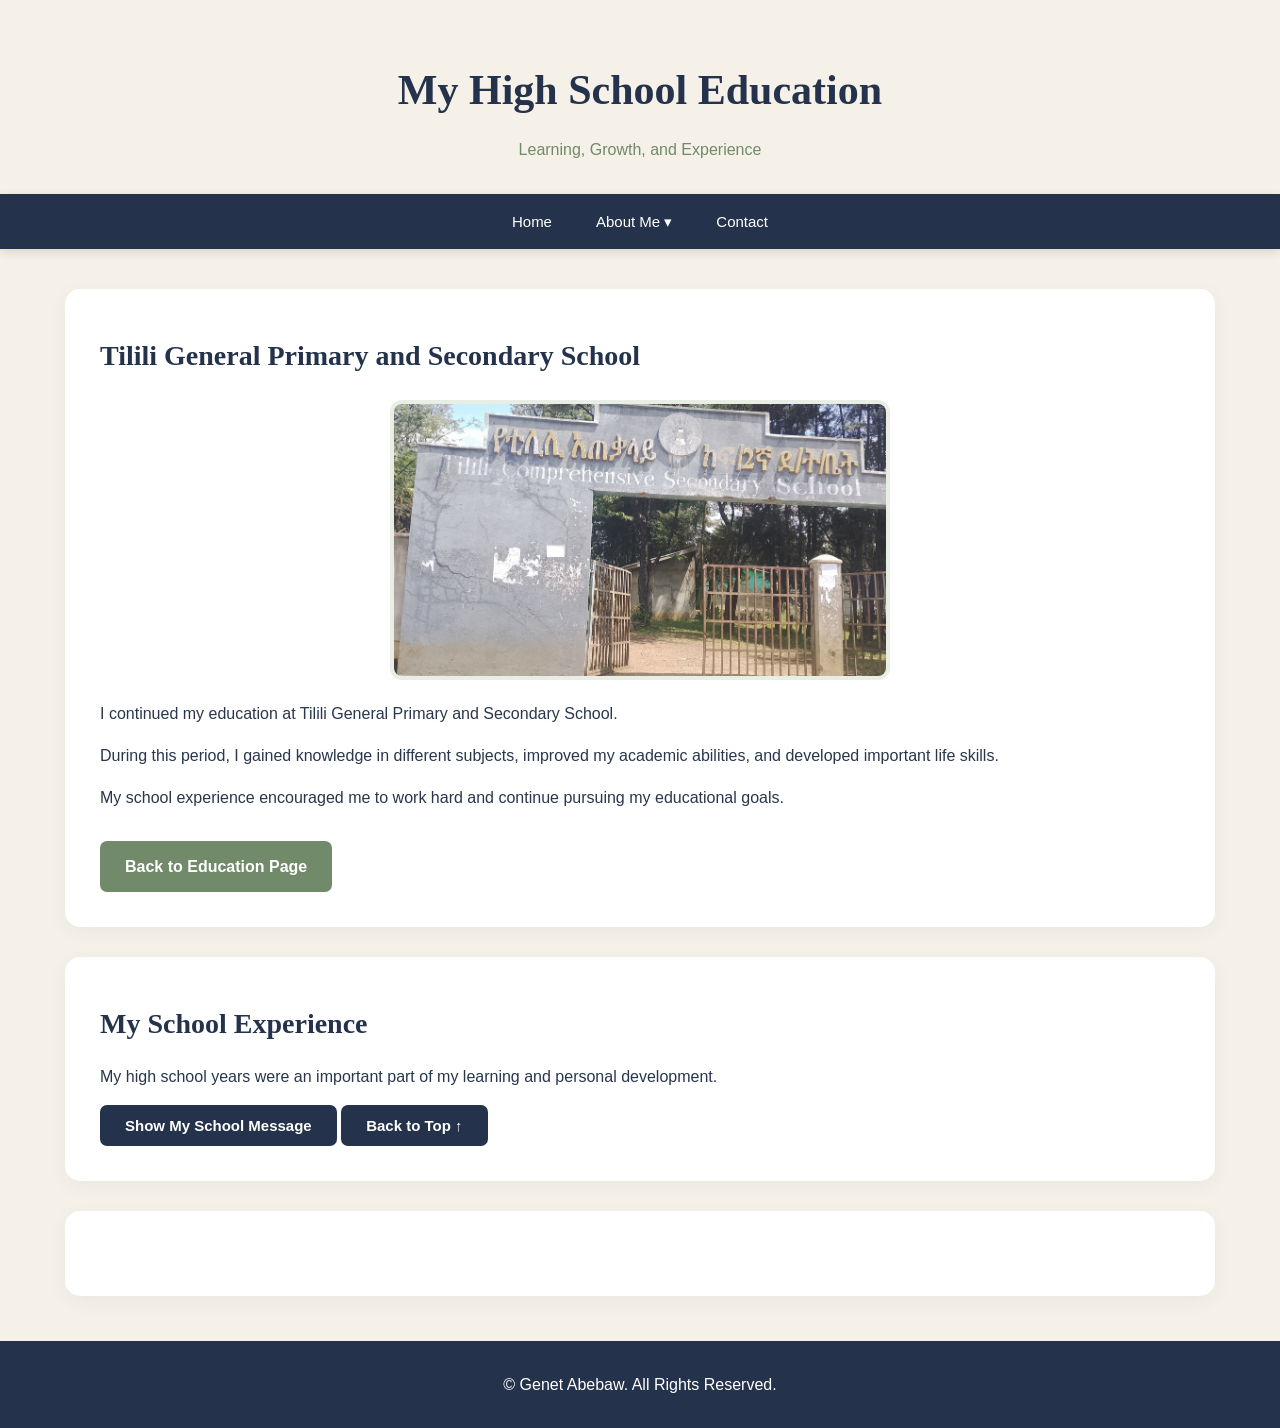
<file: high-school.html>
<!DOCTYPE html>
<html lang="en">

<head>
    <meta charset="UTF-8">
    <meta name="viewport" content="width=device-width, initial-scale=1.0">

    <meta name="description"
          content="Learn about my high school education at Tilili General Primary and Secondary School.">

    <title>High School | Genet Abebaw</title>

    <link rel="stylesheet" href="style.css">
</head>

<body id="top">

    <!-- HEADER -->
    <header class="site-header">
        <h1>My High School Education</h1>
        <p class="tagline">Learning, Growth, and Experience</p>
    </header>

    <!-- NAVIGATION -->
    <nav class="main-navigation">
        <ul class="navbar">
            <li><a href="index.html">Home</a></li>

            <li class="dropdown">
                <a href="about.html">About Me ▾</a>

                <ul class="dropdown-menu">
                    <li><a href="family.html">Family</a></li>

                    <li class="dropdown">
                        <a href="education.html">Education ▸</a>

                        <ul class="dropdown-menu">
                            <li><a href="junior.html">Junior</a></li>
                            <li><a href="high-school.html">High School</a></li>
                            <li><a href="university.html">University</a></li>
                            <li><a href="skills.html">Skills</a></li>
                        </ul>
                    </li>

                    <li><a href="hobbies.html">Hobbies</a></li>
                    <li><a href="dream.html">Dream</a></li>
                </ul>
            </li>

            <li><a href="contact.html">Contact</a></li>
        </ul>
    </nav>

    <!-- MAIN CONTENT -->
    <main>

        <section class="content-section">

            <h2>Tilili General Primary and Secondary School</h2>

            <img src="images/HS.jpg"
                 alt="Tilili General Primary and Secondary School"
                 class="education-image">

            <p>
                I continued my education at Tilili General
                Primary and Secondary School.
            </p>

            <p>
                During this period, I gained knowledge in
                different subjects, improved my academic
                abilities, and developed important life skills.
            </p>

            <p>
                My school experience encouraged me to work
                hard and continue pursuing my educational goals.
            </p>

            <a href="education.html" class="primary-button">
                Back to Education Page
            </a>

        </section>

        <!-- JAVASCRIPT INTERACTION -->
        <section class="content-section">

            <h2>My School Experience</h2>

            <p id="schoolMessage">
                My high school years were an important part
                of my learning and personal development.
            </p>

            <button type="button" id="schoolMessageBtn">
                Show My School Message
            </button>

            <button type="button" id="backToTopBtn">
                Back to Top ↑
            </button>

        </section>

        <!-- CURRENT DATE -->
        <section class="content-section">
            <p id="currentDate"></p>
        </section>

    </main>

    <!-- FOOTER -->
    <footer class="site-footer">
        <p>
            &copy; <span id="currentYear"></span>
            Genet Abebaw. All Rights Reserved.
        </p>
    </footer>


</body>
</html>
</file>
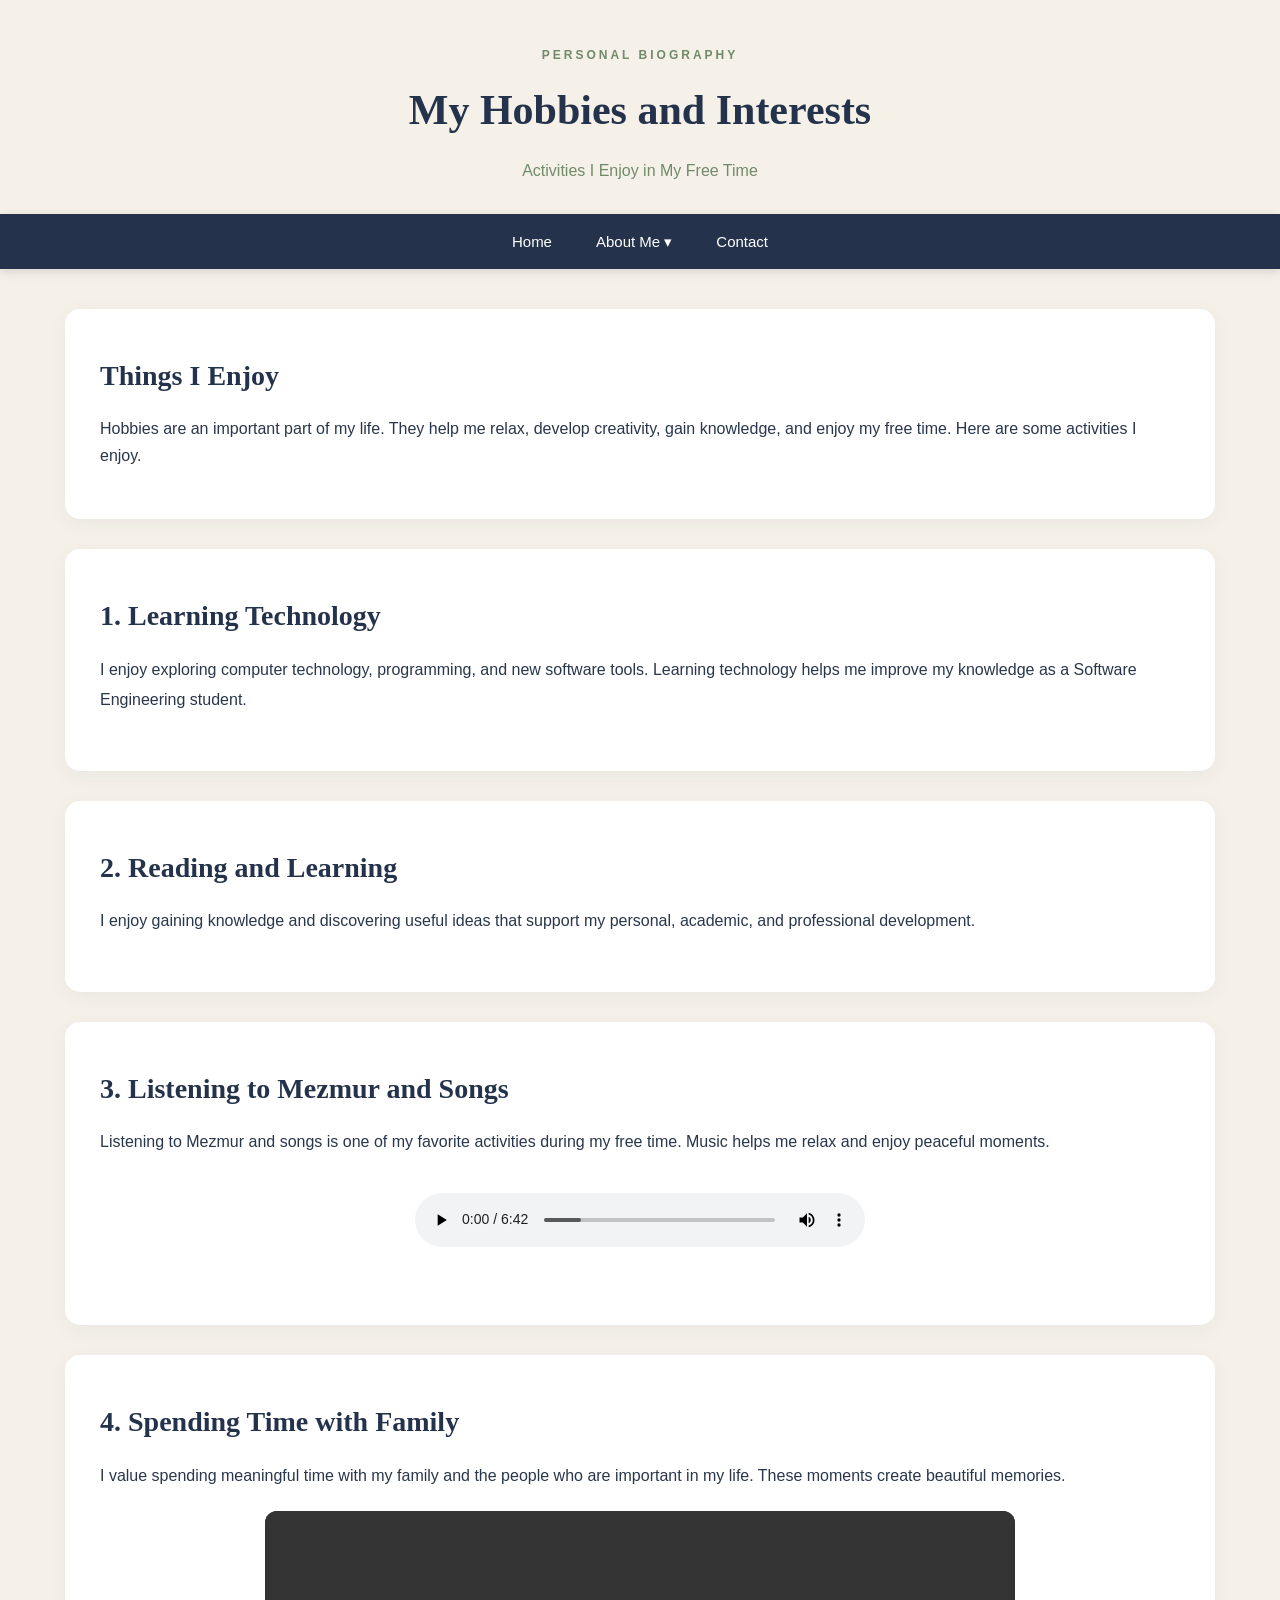
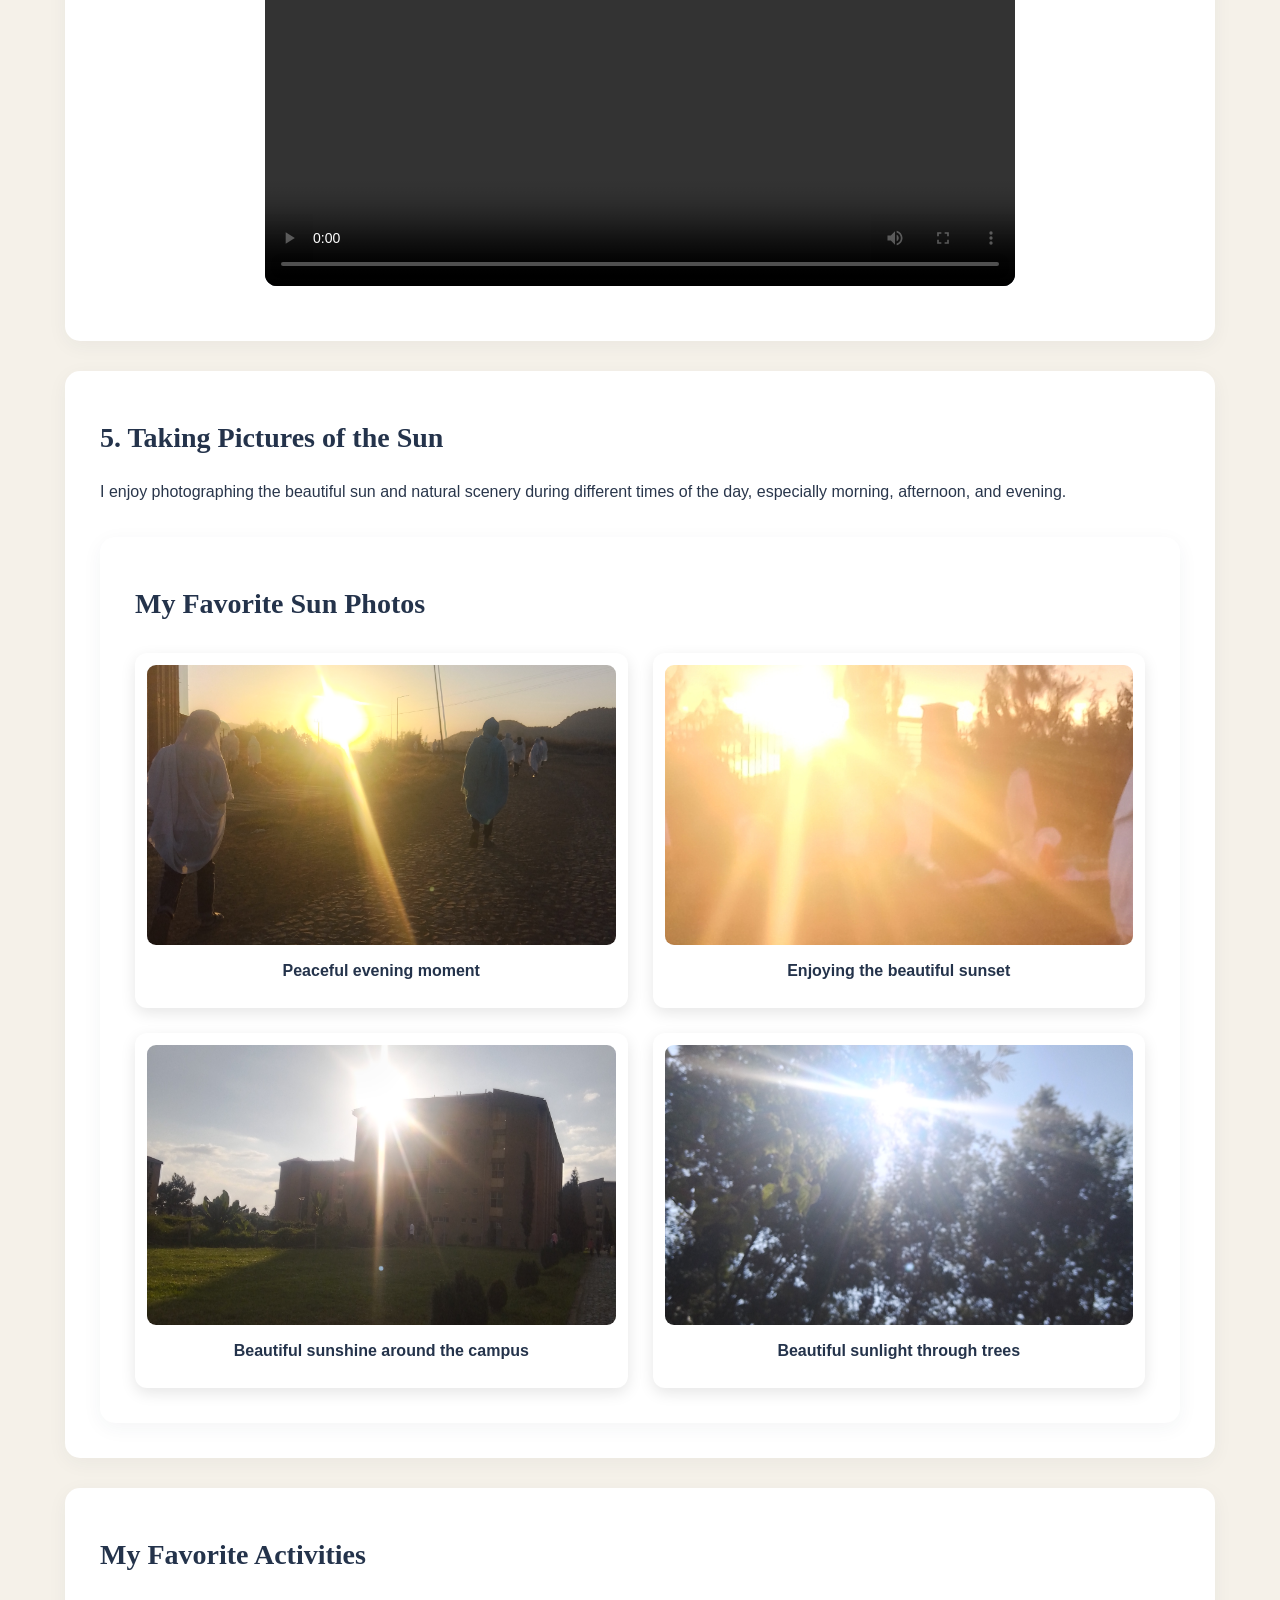
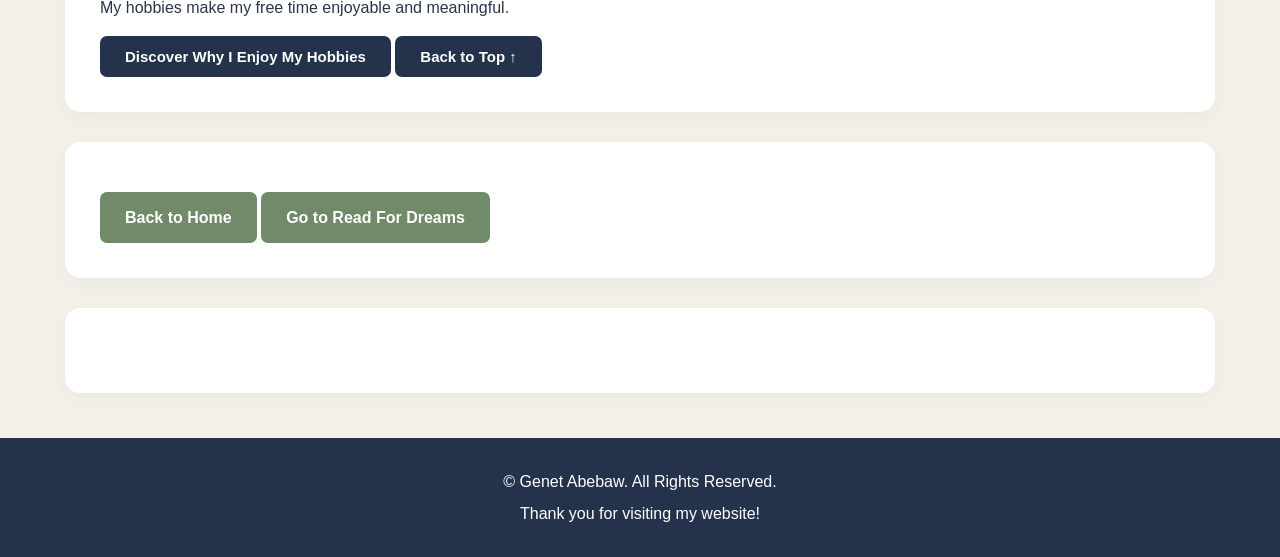
<file: hobbies.html>
<!DOCTYPE html>
<html lang="en">

<head>
    <meta charset="UTF-8">
    <meta name="viewport" content="width=device-width, initial-scale=1.0">

    <meta name="description"
          content="Explore the hobbies and interests of Genet Abebaw.">

    <title>My Hobbies | Genet Abebaw</title>

    <link rel="stylesheet" href="style.css">
</head>

<body id="top">

    <!-- HEADER -->
    <header class="site-header">
        <p class="site-label">PERSONAL BIOGRAPHY</p>
        <h1>My Hobbies and Interests</h1>
        <p class="tagline">Activities I Enjoy in My Free Time</p>
    </header>

    <!-- NAVIGATION -->
    <nav class="main-navigation">
        <ul class="navbar">

            <li><a href="index.html">Home</a></li>

            <li class="dropdown">
                <a href="about.html">About Me ▾</a>

                <ul class="dropdown-menu">

                    <li><a href="family.html">Family</a></li>

                    <li class="dropdown">
                        <a href="education.html">Education ▸</a>

                        <ul class="dropdown-menu">
                            <li><a href="junior.html">Junior</a></li>
                            <li><a href="high-school.html">High School</a></li>
                            <li><a href="university.html">University</a></li>
                            <li><a href="skills.html">Skills</a></li>
                        </ul>
                    </li>

                    <li><a href="hobbies.html">Hobbies</a></li>
                    <li><a href="dream.html">Dream</a></li>

                </ul>
            </li>

            <li><a href="contact.html">Contact</a></li>

        </ul>
    </nav>

    <!-- MAIN CONTENT -->
    <main>

        <!-- INTRODUCTION -->
        <section class="content-section">

            <h2>Things I Enjoy</h2>

            <p>
                Hobbies are an important part of my life.
                They help me relax, develop creativity,
                gain knowledge, and enjoy my free time.
                Here are some activities I enjoy.
            </p>

        </section>

        <!-- TECHNOLOGY -->
        <section class="content-section hobby-card">

            <h2>1. Learning Technology</h2>

            <p>
                I enjoy exploring computer technology,
                programming, and new software tools.
                Learning technology helps me improve
                my knowledge as a Software Engineering student.
            </p>

        </section>

        <!-- READING -->
        <section class="content-section hobby-card">

            <h2>2. Reading and Learning</h2>

            <p>
                I enjoy gaining knowledge and discovering
                useful ideas that support my personal,
                academic, and professional development.
            </p>

        </section>

        <!-- MUSIC -->
        <section class="content-section hobby-card">

            <h2>3. Listening to Mezmur and Songs</h2>

            <p>
                Listening to Mezmur and songs is one
                of my favorite activities during my
                free time. Music helps me relax and
                enjoy peaceful moments.
            </p>

            <div class="media-container">

                <audio controls>
                    <source src="audio/ABALE (1).mp3"
                            type="audio/mpeg">

                    Your browser does not support audio playback.
                </audio>

            </div>

        </section>

        <!-- FAMILY -->
        <section class="content-section hobby-card">

            <h2>4. Spending Time with Family</h2>

            <p>
                I value spending meaningful time with
                my family and the people who are important
                in my life. These moments create
                beautiful memories.
            </p>

            <div class="media-container">

                <video controls width="100%">
                    <source src="videos/mm.mp4"
                            type="video/mp4">

                    Your browser does not support video playback.
                </video>

            </div>

        </section>

        <!-- PHOTOGRAPHY -->
        <section class="content-section hobby-card">

            <h2>5. Taking Pictures of the Sun</h2>

            <p>
                I enjoy photographing the beautiful
                sun and natural scenery during different
                times of the day, especially morning,
                afternoon, and evening.
            </p>

            <!-- SUN PHOTO GALLERY -->
            <section class="content-section">

                <h2>My Favorite Sun Photos</h2>

                <div class="sun-gallery">

                    <figure>
                        <img src="images/sun.jpg"
                             alt="Sunlight through trees">
                        <figcaption>Peaceful evening moment</figcaption>
                    </figure>

                    <figure>
                        <img src="images/m.jpg"
                             alt="Sunset on the road">
                        <figcaption>Enjoying the beautiful sunset</figcaption>
                    </figure>

                    <figure>
                        <img src="images/e.jpg"
                             alt="Evening sunlight">
                        <figcaption>
                            Beautiful sunshine around the campus
                        </figcaption>
                    </figure>

                    <figure>
                        <img src="images/a.jpg"
                             alt="Sunlight near university buildings">
                        <figcaption>
                            Beautiful sunlight through trees
                        </figcaption>
                    </figure>

                </div>

            </section>

        </section>

        <!-- JAVASCRIPT INTERACTION -->
        <section class="content-section">

            <h2>My Favorite Activities</h2>

            <p id="hobbyMessage">
                My hobbies make my free time enjoyable and meaningful.
            </p>

            <button type="button" id="hobbyMessageBtn">
                Discover Why I Enjoy My Hobbies
            </button>

            <button type="button" id="backToTopBtn">
                Back to Top ↑
            </button>

        </section>

        <!-- BACK TO HOME -->
        <section class="content-section">

            <a href="index.html" class="primary-button">
                Back to Home
            </a>

            <a href="dream.html" class="primary-button">
                Go to Read For Dreams
            </a>

        </section>

        <!-- CURRENT DATE -->
        <section class="content-section">
            <p id="currentDate"></p>
        </section>

    </main>

    <!-- FOOTER -->
    <footer class="site-footer">

        <p>
            &copy; <span id="currentYear"></span>
            Genet Abebaw. All Rights Reserved.
        </p>

        <p>Thank you for visiting my website!</p>

    </footer>

    



</body>
</html>
</file>
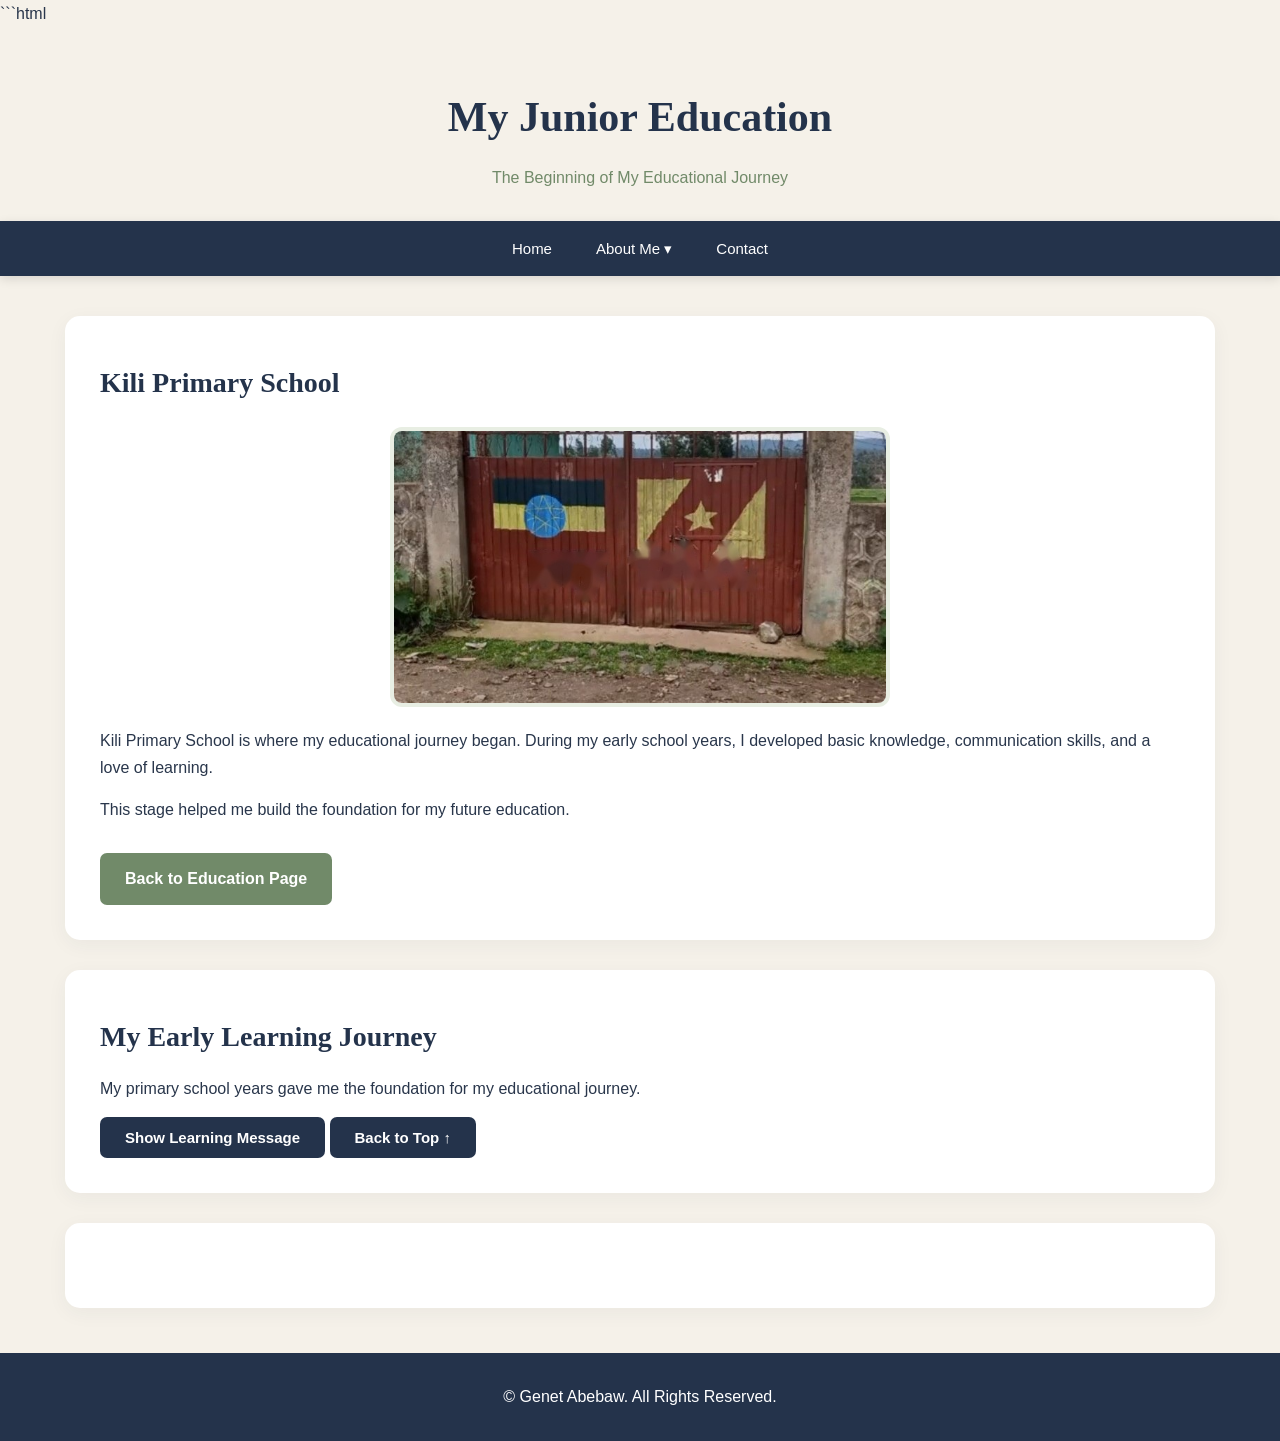
<file: junior.html>
```html
<!DOCTYPE html>
<html lang="en">

<head>
    <meta charset="UTF-8">
    <meta name="viewport" content="width=device-width, initial-scale=1.0">

    <meta name="description"
          content="Learn about my early education at Kili Primary School.">

    <title>Junior Education | Genet Abebaw</title>

    <link rel="stylesheet" href="style.css">
</head>

<body id="top">

    <!-- HEADER -->
    <header class="site-header">
        <h1>My Junior Education</h1>
        <p class="tagline">The Beginning of My Educational Journey</p>
    </header>

    <!-- NAVIGATION -->
    <nav class="main-navigation">
        <ul class="navbar">
            <li><a href="index.html">Home</a></li>

            <li class="dropdown">
                <a href="about.html">About Me ▾</a>
                <ul class="dropdown-menu">
                    <li><a href="family.html">Family</a></li>

                    <li class="dropdown">
                        <a href="education.html">Education ▸</a>
                        <ul class="dropdown-menu">
                            <li><a href="junior.html">Junior</a></li>
                            <li><a href="high-school.html">High School</a></li>
                            <li><a href="university.html">University</a></li>
                            <li><a href="skills.html">Skills</a></li>
                        </ul>
                    </li>

                    <li><a href="hobbies.html">Hobbies</a></li>
                    <li><a href="dream.html">Dream</a></li>
                </ul>
            </li>

            <li><a href="contact.html">Contact</a></li>
        </ul>
    </nav>

    <!-- MAIN CONTENT -->
    <main>

        <section class="content-section">

            <h2>Kili Primary School</h2>

            <img src="images/PS.jpg"
                 alt="Kili Primary School"
                 class="education-image">

            <p>
                Kili Primary School is where my educational
                journey began. During my early school years,
                I developed basic knowledge, communication
                skills, and a love of learning.
            </p>

            <p>
                This stage helped me build the foundation
                for my future education.
            </p>

            <a href="education.html" class="primary-button">
                Back to Education Page
            </a>

        </section>

        <!-- JAVASCRIPT INTERACTION -->
        <section class="content-section">

            <h2>My Early Learning Journey</h2>

            <p id="juniorMessage">
                My primary school years gave me the foundation
                for my educational journey.
            </p>

            <button type="button" id="juniorMessageBtn">
                Show Learning Message
            </button>

            <button type="button" id="backToTopBtn">
                Back to Top ↑
            </button>

        </section>

        <!-- CURRENT DATE -->
        <section class="content-section">
            <p id="currentDate"></p>
        </section>

    </main>

    <!-- FOOTER -->
    <footer class="site-footer">
        <p>
            &copy; <span id="currentYear"></span>
            Genet Abebaw. All Rights Reserved.
        </p>
    </footer>



</body>
</html>
</file>
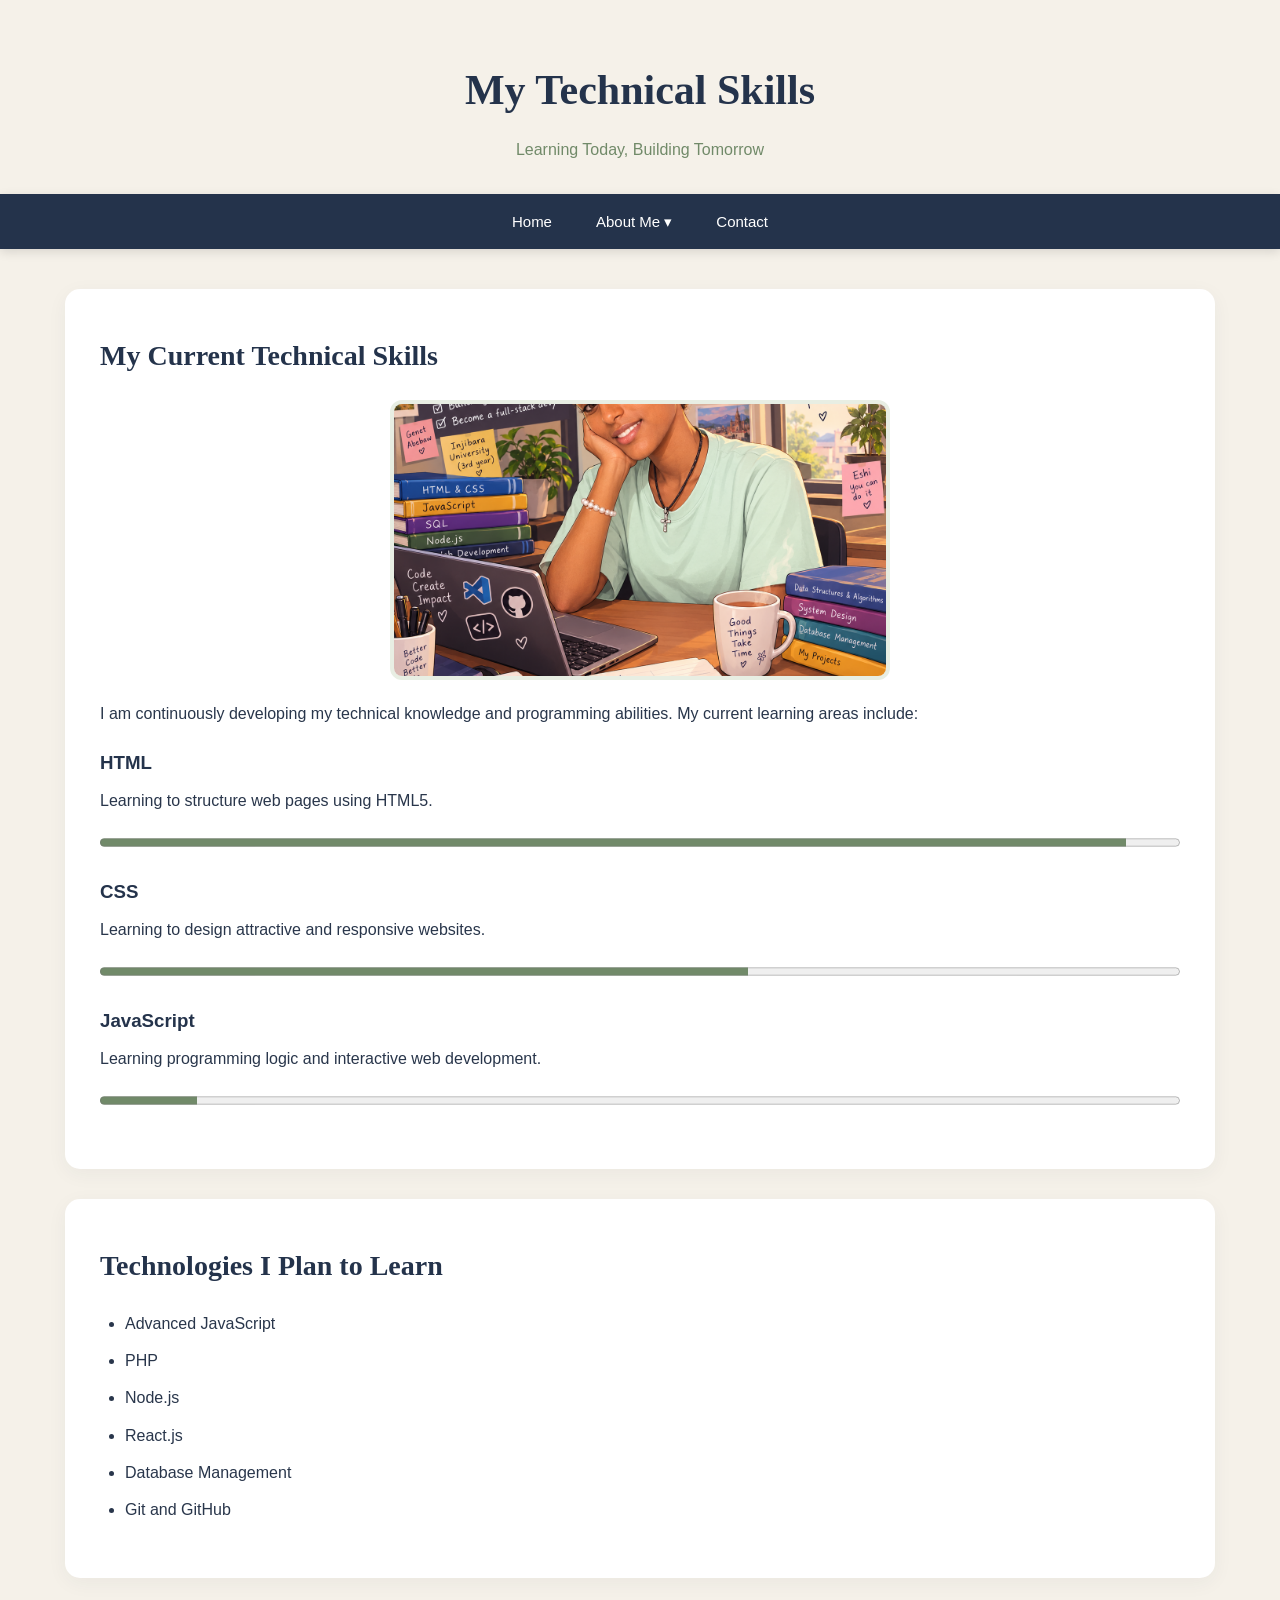
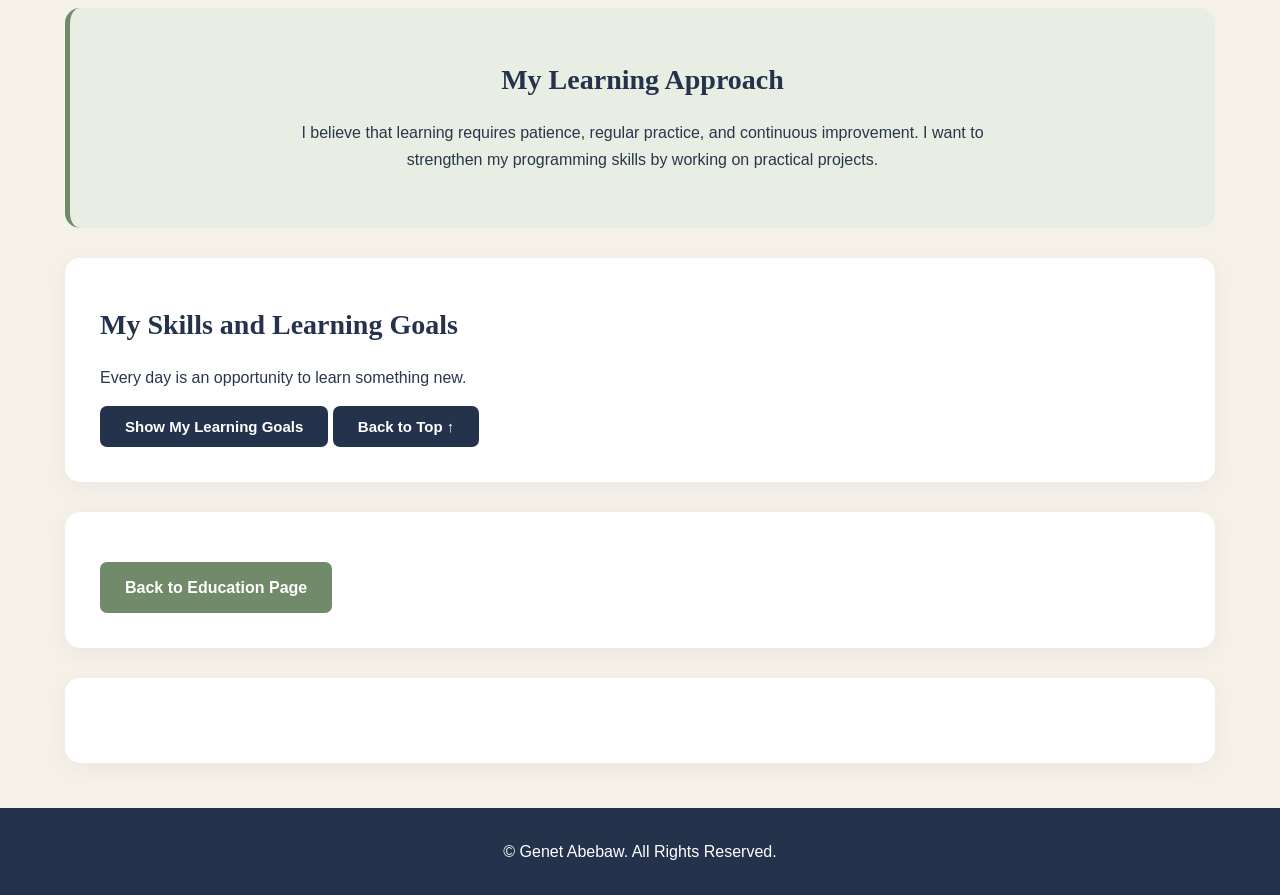
<file: skills.html>
<!DOCTYPE html>
<html lang="en">

<head>
    <meta charset="UTF-8">
    <meta name="viewport" content="width=device-width, initial-scale=1.0">

    <meta name="description"
          content="My current technical skills and future learning goals.">

    <title>My Skills | Genet Abebaw</title>

    <link rel="stylesheet" href="style.css">
</head>

<body id="top">

    <!-- HEADER -->
    <header class="site-header">
        <h1>My Technical Skills</h1>
        <p class="tagline">Learning Today, Building Tomorrow</p>
    </header>

    <!-- NAVIGATION -->
    <nav class="main-navigation">
        <ul class="navbar">
            <li><a href="index.html">Home</a></li>

            <li class="dropdown">
                <a href="about.html">About Me ▾</a>

                <ul class="dropdown-menu">
                    <li><a href="family.html">Family</a></li>

                    <li class="dropdown">
                        <a href="education.html">Education ▸</a>

                        <ul class="dropdown-menu">
                            <li><a href="junior.html">Junior</a></li>
                            <li><a href="high-school.html">High School</a></li>
                            <li><a href="university.html">University</a></li>
                            <li><a href="skills.html">Skills</a></li>
                        </ul>
                    </li>

                    <li><a href="hobbies.html">Hobbies</a></li>
                    <li><a href="dream.html">Dream</a></li>
                </ul>
            </li>

            <li><a href="contact.html">Contact</a></li>
        </ul>
    </nav>

    <!-- MAIN CONTENT -->
    <main>

        <!-- CURRENT SKILLS -->
        <section class="content-section">

            <h2>My Current Technical Skills</h2>

            <img src="images/ht.png"
                 alt="HTML and web development"
                 class="education-image">

            <p>
                I am continuously developing my technical
                knowledge and programming abilities.
                My current learning areas include:
            </p>

            <div class="skill-item">
                <h3>HTML</h3>
                <p>Learning to structure web pages using HTML5.</p>
                <progress value="95" max="100"></progress>
            </div>

            <div class="skill-item">
                <h3>CSS</h3>
                <p>Learning to design attractive and responsive websites.</p>
                <progress value="60" max="100"></progress>
            </div>

            <div class="skill-item">
                <h3>JavaScript</h3>
                <p>Learning programming logic and interactive web development.</p>
                <progress value="9" max="100"></progress>
            </div>

        </section>

        <!-- FUTURE TECHNOLOGIES -->
        <section class="content-section">

            <h2>Technologies I Plan to Learn</h2>

            <ul class="education-list">
                <li>Advanced JavaScript</li>
                <li>PHP</li>
                <li>Node.js</li>
                <li>React.js</li>
                <li>Database Management</li>
                <li>Git and GitHub</li>
            </ul>

        </section>

        <!-- LEARNING APPROACH -->
        <section class="career-section">

            <h2>My Learning Approach</h2>

            <p>
                I believe that learning requires patience,
                regular practice, and continuous improvement.
                I want to strengthen my programming skills
                by working on practical projects.
            </p>

        </section>

        <!-- JAVASCRIPT INTERACTION -->
        <section class="content-section">

            <h2>My Skills and Learning Goals</h2>

            <p id="skillsMessage">
                Every day is an opportunity to learn something new.
            </p>

            <button type="button" id="skillsMessageBtn">
                Show My Learning Goals
            </button>

            <button type="button" id="backToTopBtn">
                Back to Top ↑
            </button>

        </section>

        <!-- BACK TO EDUCATION -->
        <section class="content-section">

            <a href="education.html" class="primary-button">
                Back to Education Page
            </a>

        </section>

        <!-- CURRENT DATE -->
        <section class="content-section">
            <p id="currentDate"></p>
        </section>

    </main>

    <!-- FOOTER -->
    <footer class="site-footer">
        <p>
            &copy; <span id="currentYear"></span>
            Genet Abebaw. All Rights Reserved.
        </p>
    </footer>

    

</body>
</html>
</file>
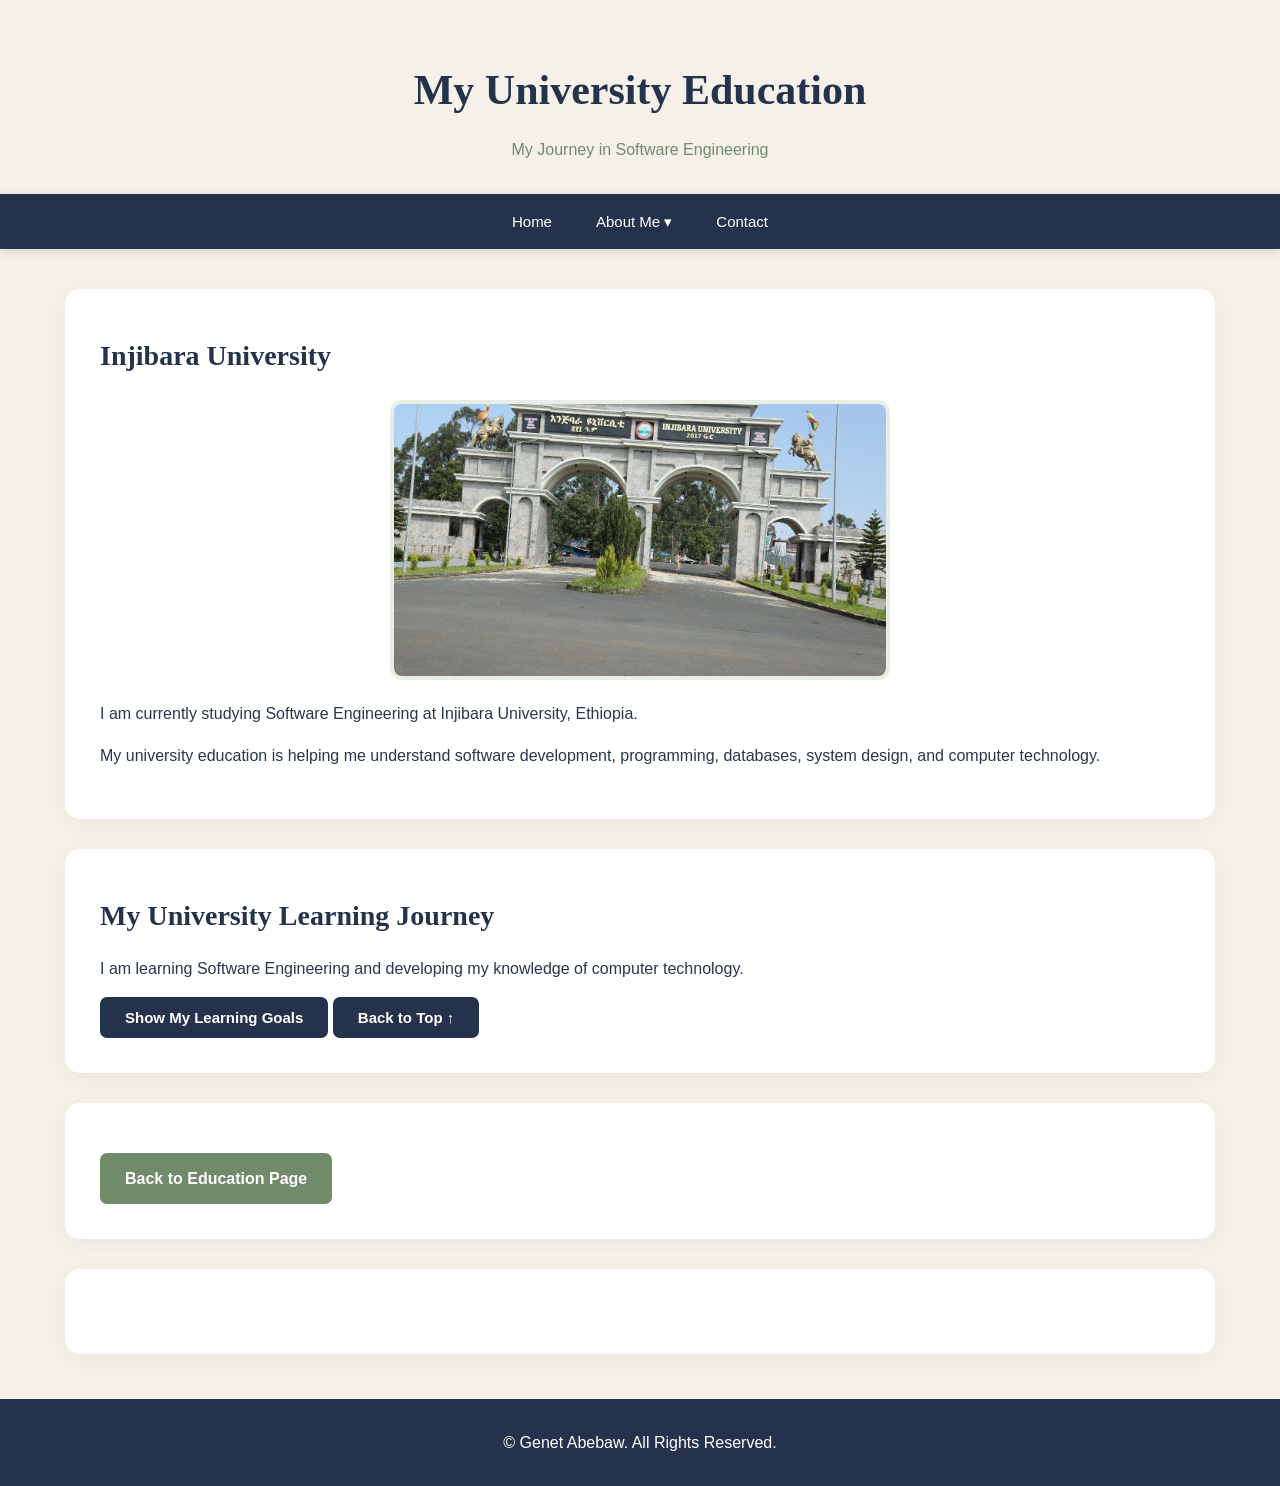
<file: university.html>
<!DOCTYPE html>
<html lang="en">

<head>
    <meta charset="UTF-8">
    <meta name="viewport" content="width=device-width, initial-scale=1.0">

    <meta name="description"
          content="My university education and Software Engineering journey at Injibara University.">

    <title>University Education | Genet Abebaw</title>

    <link rel="stylesheet" href="style.css">
</head>

<body id="top">

    <!-- HEADER -->
    <header class="site-header">
        <h1>My University Education</h1>
        <p class="tagline">My Journey in Software Engineering</p>
    </header>

    <!-- NAVIGATION -->
    <nav class="main-navigation">
        <ul class="navbar">
            <li><a href="index.html">Home</a></li>

            <li class="dropdown">
                <a href="about.html">About Me ▾</a>

                <ul class="dropdown-menu">
                    <li><a href="family.html">Family</a></li>

                    <li class="dropdown">
                        <a href="education.html">Education ▸</a>

                        <ul class="dropdown-menu">
                            <li><a href="junior.html">Junior</a></li>
                            <li><a href="high-school.html">High School</a></li>
                            <li><a href="university.html">University</a></li>
                            <li><a href="skills.html">Skills</a></li>
                        </ul>
                    </li>

                    <li><a href="hobbies.html">Hobbies</a></li>
                    <li><a href="dream.html">Dream</a></li>
                </ul>
            </li>

            <li><a href="contact.html">Contact</a></li>
        </ul>
    </nav>

    <!-- MAIN CONTENT -->
    <main>

        <section class="content-section">

            <h2>Injibara University</h2>

            <img src="images/INU.jpg"
                 alt="Injibara University"
                 class="education-image">

            <p>
                I am currently studying Software Engineering
                at Injibara University, Ethiopia.
            </p>

            <p>
                My university education is helping me understand
                software development, programming, databases,
                system design, and computer technology.
            </p>

        </section>

        <!-- JAVASCRIPT INTERACTION -->
        <section class="content-section">

            <h2>My University Learning Journey</h2>

            <p id="universityMessage">
                I am learning Software Engineering and developing
                my knowledge of computer technology.
            </p>

            <button type="button" id="universityMessageBtn">
                Show My Learning Goals
            </button>

            <button type="button" id="backToTopBtn">
                Back to Top ↑
            </button>

        </section>

        <!-- BACK TO EDUCATION -->
        <section class="content-section">

            <a href="education.html" class="primary-button">
                Back to Education Page
            </a>

        </section>

        <!-- CURRENT DATE -->
        <section class="content-section">
            <p id="currentDate"></p>
        </section>

    </main>

    <!-- FOOTER -->
    <footer class="site-footer">
        <p>
            &copy; <span id="currentYear"></span>
            Genet Abebaw. All Rights Reserved.
        </p>
    </footer>


    


</body>
</html>
</file>
<file: style.css>
/* =========================================================
   GENET ABEBAW PERSONAL BIOGRAPHY WEBSITE
   Elegant and Professional Website Design

   Color Theme:
   Cream       #F5F1E9
   Navy        #24334B
   Sage Green  #718A69
   Gold        #D8B97B

   External CSS for all website pages
========================================================= */


/* =========================================================
   1. GENERAL SETTINGS
========================================================= */

* {
    margin: 0;
    padding: 0;
    box-sizing: border-box;
}

html {
    scroll-behavior: smooth;
    scroll-padding-top: 20px;
}

body {
    font-family: 'Segoe UI', Arial, sans-serif;
    background-color: #F5F1E9;
    color: #29364B;
    line-height: 1.7;
    min-height: 100vh;
}

img {
    max-width: 100%;
    display: block;
}

a {
    transition: all 0.3s ease;
}

button,
input,
textarea,
select {
    font-family: inherit;
}

button {
    cursor: pointer;
}

::selection {
    background-color: #D8B97B;
    color: #24334B;
}


/* =========================================================
   2. WEBSITE HEADER
========================================================= */

.site-header {
    text-align: center;
    padding: 45px 20px 30px;
    background-color: #F5F1E9;
}

.site-label,
.section-label {
    color: #718A69;
    font-size: 12px;
    font-weight: bold;
    letter-spacing: 3px;
    text-transform: uppercase;
}

.site-header h1 {
    font-family: Georgia, serif;
    font-size: 42px;
    color: #24334B;
    margin: 10px 0;
}

.tagline {
    color: #718A69;
    font-size: 16px;
}


/* =========================================================
   3. MAIN NAVIGATION
========================================================= */

.main-navigation {
    background-color: #24334B;
    position: relative;
    z-index: 1000;
    box-shadow: 0 3px 10px rgba(0, 0, 0, 0.12);
}

.navbar {
    display: flex;
    justify-content: center;
    align-items: center;
    list-style: none;
}

.navbar li {
    position: relative;
}

.navbar li a {
    display: block;
    color: #FFFFFF;
    text-decoration: none;
    padding: 15px 22px;
    font-size: 15px;
    font-weight: 500;
    position: relative;
}

.navbar li a:hover,
.navbar li a.active {
    color: #24334B;
    background-color: #D8B97B;
}


/* Navigation underline effect */

.main-navigation a::after {
    content: "";
    position: absolute;
    left: 15px;
    bottom: 5px;
    width: 0;
    height: 2px;
    background-color: #D8B97B;
    transition: width 0.3s ease;
}

.main-navigation a:hover::after {
    width: calc(100% - 30px);
}


/* =========================================================
   4. DROPDOWN NAVIGATION MENUS
========================================================= */

.dropdown-menu {
    display: none;
    position: absolute;
    top: 100%;
    left: 0;
    min-width: 210px;
    background-color: #24334B;
    list-style: none;
    box-shadow: 0 8px 20px rgba(0, 0, 0, 0.15);
    z-index: 1001;
}

.dropdown:hover > .dropdown-menu,
.dropdown:focus-within > .dropdown-menu {
    display: block;
}

.dropdown-menu li {
    width: 100%;
}

.dropdown-menu li a {
    display: block;
    color: #FFFFFF;
    padding: 12px 18px;
    white-space: nowrap;
}

.dropdown-menu li a:hover {
    background-color: #718A69;
    color: #FFFFFF;
}


/* Nested Education Dropdown */

.dropdown-menu .dropdown {
    position: relative;
}

.dropdown-menu .dropdown > .dropdown-menu {
    top: 0;
    left: 100%;
}


/* =========================================================
   5. MAIN CONTENT
========================================================= */

main {
    width: 90%;
    max-width: 1150px;
    margin: 40px auto;
}


/* =========================================================
   6. HOMEPAGE HERO SECTION
========================================================= */

.hero {
    display: flex;
    align-items: center;
    justify-content: space-between;
    gap: 45px;
    padding: 45px;
    background-color: #FFFFFF;
    border-radius: 18px;
    box-shadow: 0 5px 20px rgba(36, 51, 75, 0.08);
}

.hero-content,
.hero-text {
    flex: 1;
}

.welcome-text {
    color: #718A69;
    font-weight: bold;
    font-size: 13px;
    letter-spacing: 2px;
}

.hero-content h2,
.hero-text h2 {
    font-family: Georgia, serif;
    font-size: 38px;
    color: #24334B;
    margin: 15px 0;
}

.hero-content h3,
.hero-text h3 {
    color: #718A69;
    margin-bottom: 15px;
}

.hero-content p,
.hero-text p {
    margin-bottom: 15px;
}

.hero-image {
    flex: 1;
    text-align: center;
}

.hero-image img {
    width: 100%;
    max-width: 350px;
    height: 380px;
    object-fit: cover;
    border-radius: 15px;
    border: 5px solid #E8EEE3;
}


/* =========================================================
   7. BUTTONS
========================================================= */

.primary-button {
    display: inline-block;
    background-color: #718A69;
    color: #FFFFFF;
    text-decoration: none;
    padding: 12px 25px;
    margin-top: 15px;
    border-radius: 7px;
    font-weight: 600;
    transition: all 0.3s ease;
}

.primary-button:hover {
    background-color: #24334B;
    color: #FFFFFF;
    transform: translateY(-3px);
}

button {
    display: inline-block;
    background-color: #24334B;
    color: #FFFFFF;
    padding: 12px 25px;
    border: none;
    border-radius: 7px;
    font-size: 15px;
    font-weight: 600;
    transition: all 0.3s ease;
}

button:hover {
    background-color: #718A69;
    transform: translateY(-2px);
}


/* =========================================================
   8. CONTENT SECTIONS
========================================================= */

.content-section {
    background-color: #FFFFFF;
    padding: 35px;
    margin-top: 30px;
    border-radius: 15px;
    box-shadow: 0 5px 20px rgba(36, 51, 75, 0.05);
}

.section-heading {
    text-align: center;
    margin-bottom: 25px;
}

.section-heading h2,
.content-section h2,
.career-section h2 {
    font-family: Georgia, serif;
    color: #24334B;
    font-size: 28px;
    margin-top: 8px;
    margin-bottom: 15px;
}

.content-section p {
    margin-bottom: 15px;
}


/* =========================================================
   9. INTEREST CARDS
========================================================= */

.interest-grid {
    display: grid;
    grid-template-columns: repeat(3, 1fr);
    gap: 22px;
}

.interest-card {
    background-color: #F5F1E9;
    padding: 25px;
    border-radius: 12px;
    border-left: 4px solid #718A69;
    transition: all 0.3s ease;
}

.interest-card h3 {
    color: #24334B;
    margin-bottom: 10px;
}

.interest-card:hover {
    transform: translateY(-5px);
    background-color: #E8EEE3;
    box-shadow: 0 5px 15px rgba(36, 51, 75, 0.08);
}


/* =========================================================
   10. EDUCATION LIST
========================================================= */

.education-list {
    padding-left: 25px;
    margin: 20px 0;
}

.education-list li {
    margin-bottom: 10px;
}


/* =========================================================
   11. CAREER SECTION
========================================================= */

.career-section {
    background-color: #E8EEE3;
    padding: 40px;
    margin-top: 30px;
    text-align: center;
    border-radius: 15px;
    border-left: 5px solid #718A69;
}

.career-section p {
    max-width: 750px;
    margin: 15px auto;
}

.career-section details {
    line-height: 1.8;
    margin: 20px 0;
}

.career-section summary {
    cursor: pointer;
    font-weight: bold;
    color: #24334B;
    margin-bottom: 12px;
}


/* =========================================================
   12. PROFILE IMAGES
========================================================= */

.profile-image {
    width: 230px;
    height: 230px;
    object-fit: cover;
    border-radius: 50%;
    display: block;
    margin: 25px auto;
    border: 5px solid #D8B97B;
}

.about-profile {
    display: flex;
    align-items: center;
    gap: 40px;
    padding: 25px 10px;
}

.about-photo {
    flex: 0 0 300px;
    text-align: center;
}

.about-photo .profile-image {
    width: 100%;
    max-width: 280px;
    height: 350px;
    object-fit: cover;
    border-radius: 15px;
    border: 5px solid #718A69;
    box-shadow: 0 8px 20px rgba(0, 0, 0, 0.15);
}

.about-information {
    flex: 1;
    text-align: left;
}

.about-information h2 {
    color: #24334B;
    margin-bottom: 18px;
}

.about-information p {
    line-height: 1.9;
    margin-bottom: 14px;
    color: #29364A;
}


/* =========================================================
   13. EDUCATION PHOTO GALLERY
========================================================= */

.education-gallery {
    display: grid;
    grid-template-columns: repeat(3, 1fr);
    gap: 22px;
}

.education-gallery article {
    background-color: #FFFFFF;
    padding: 15px;
    border-radius: 12px;
    text-align: center;
    box-shadow: 0 4px 15px rgba(36, 51, 75, 0.08);
}

.education-gallery img {
    width: 100%;
    height: 220px;
    object-fit: cover;
    border-radius: 10px;
}

.education-gallery h3 {
    margin-top: 12px;
    color: #24334B;
}


/* =========================================================
   14. GENERAL IMAGE GALLERY
========================================================= */

.gallery-container {
    display: grid;
    grid-template-columns: repeat(3, 1fr);
    gap: 20px;
}

.gallery-container img {
    width: 100%;
    height: 230px;
    object-fit: cover;
    border-radius: 12px;
    transition: transform 0.3s ease;
}

.gallery-container img:hover {
    transform: scale(1.03);
}


/* =========================================================
   15. SUN PHOTOGRAPH GALLERY
========================================================= */

.sun-gallery {
    display: grid;
    grid-template-columns: repeat(2, 1fr);
    gap: 25px;
    margin-top: 25px;
}

.sun-gallery figure {
    background-color: #FFFFFF;
    padding: 12px;
    border-radius: 12px;
    box-shadow: 0 5px 15px rgba(0, 0, 0, 0.10);
    overflow: hidden;
    text-align: center;
}

.sun-gallery img {
    width: 100%;
    height: 280px;
    object-fit: cover;
    border-radius: 9px;
    transition: transform 0.3s ease;
}

.sun-gallery img:hover {
    transform: scale(1.03);
}

.sun-gallery figcaption {
    padding: 12px;
    color: #24334B;
    font-weight: bold;
}


/* =========================================================
   16. EDUCATION TABLE
========================================================= */

.table-wrapper {
    width: 100%;
    overflow-x: auto;
}

.education-table {
    width: 100%;
    border-collapse: collapse;
    margin-top: 20px;
    background-color: #FFFFFF;
}

.education-table th,
.education-table td {
    border: 1px solid #D8DED3;
    padding: 13px;
    text-align: left;
}

.education-table th {
    background-color: #24334B;
    color: #FFFFFF;
}

.education-table tr:nth-child(even) {
    background-color: #F5F1E9;
}

.education-table tr:hover {
    background-color: #E8EEE3;
}


/* =========================================================
   17. EDUCATION IMAGES
========================================================= */

.education-image {
    width: 100%;
    max-width: 500px;
    height: 280px;
    object-fit: cover;
    display: block;
    margin: 20px auto;
    border-radius: 12px;
    border: 4px solid #E8EEE3;
}


/* =========================================================
   18. SKILLS AND PROGRESS BARS
========================================================= */

.skills,
.skill-item {
    margin: 20px 0;
}

.skills h3,
.skill-item h3 {
    color: #24334B;
    margin-bottom: 8px;
}

progress {
    width: 100%;
    height: 17px;
    accent-color: #718A69;
}


/* =========================================================
   19. HOBBIES AND ARTICLES
========================================================= */

.content-section article {
    background-color: #F5F1E9;
    padding: 20px;
    margin: 15px 0;
    border-radius: 10px;
    border-left: 4px solid #718A69;
}

.content-section article h3 {
    color: #24334B;
    margin-bottom: 10px;
}

.hobby-card {
    margin-bottom: 25px;
}

.hobby-card h2 {
    color: #24334B;
    margin-bottom: 15px;
}

.hobby-card p {
    line-height: 1.9;
    margin-bottom: 20px;
}


/* =========================================================
   20. AUDIO AND VIDEO
========================================================= */

.media-container {
    max-width: 750px;
    margin: 20px auto;
    text-align: center;
}

.media-container audio,
audio {
    width: 100%;
    max-width: 450px;
    margin: 15px 0;
}

.media-container video {
    display: block;
    width: 100%;
    max-height: 450px;
    object-fit: contain;
    background-color: #24334B;
    border-radius: 12px;
    margin: 15px auto;
}

.content-section article img,
.content-section article video {
    width: 100%;
    max-width: 550px;
    max-height: 350px;
    object-fit: contain;
    border-radius: 10px;
    margin: 15px auto;
}


/* =========================================================
   21. DREAM PAGE
========================================================= */

.content-section ol {
    padding-left: 30px;
}

.content-section ol li {
    margin: 12px 0;
    line-height: 1.6;
}


/* =========================================================
   22. CONTACT FORM
========================================================= */

form,
.contact-form {
    max-width: 650px;
    margin: 20px auto;
}

.contact-form {
    display: flex;
    flex-direction: column;
    gap: 12px;
}

.contact-form label {
    font-weight: bold;
    color: #24334B;
}

.contact-form fieldset {
    border: 1px solid #D8B97B;
    border-radius: 10px;
    padding: 20px;
    margin-bottom: 25px;
}

.contact-form legend {
    color: #24334B;
    font-weight: bold;
    font-size: 18px;
    padding: 0 10px;
}

input,
textarea,
select {
    width: 100%;
    padding: 12px;
    margin: 8px 0 18px;
    border: 1px solid #A8B99A;
    border-radius: 7px;
    background-color: #FFFFFF;
    color: #29364B;
    font-size: 15px;
}

textarea {
    min-height: 120px;
    resize: vertical;
}

input:focus,
textarea:focus,
select:focus {
    outline: 2px solid #718A69;
    border-color: #718A69;
}

.contact-form button {
    margin-top: 8px;
}

.form-progress {
    margin: 20px 0;
}

.form-progress progress {
    width: 100%;
    height: 18px;
    accent-color: #718A69;
    margin: 10px 0;
}

.form-progress label,
.form-progress span {
    display: block;
    color: #24334B;
    font-weight: bold;
}


/* =========================================================
   23. TEXT LINKS
========================================================= */

.text-link {
    color: #718A69;
    font-weight: bold;
    text-decoration: none;
}

.text-link:hover {
    color: #24334B;
    text-decoration: underline;
}


/* =========================================================
   24. MARQUEE TEXT
========================================================= */

.marquee-text {
    background-color: #E8EEE3;
    color: #24334B;
    padding: 12px;
    font-family: Georgia, serif;
    font-style: italic;
}


/* =========================================================
   25. JAVASCRIPT INTERACTION ELEMENTS
========================================================= */

#currentDate {
    color: #718A69;
    font-weight: 600;
    text-align: center;
    margin: 15px 0;
}

#currentYear {
    color: #D8B97B;
    font-weight: bold;
}

#formResponse {
    margin-top: 15px;
    padding: 12px;
    color: #24334B;
    background-color: #E8EEE3;
    border-radius: 8px;
    line-height: 1.6;
}


/* =========================================================
   26. FOOTER
========================================================= */

.site-footer {
    background-color: #24334B;
    color: #FFFFFF;
    text-align: center;
    padding: 25px;
    margin-top: 45px;
}

.site-footer p {
    margin: 5px 0;
}


/* =========================================================
   27. KEYBOARD ACCESSIBILITY
========================================================= */

a:focus-visible,
button:focus-visible,
input:focus-visible,
textarea:focus-visible,
select:focus-visible,
summary:focus-visible {
    outline: 3px solid #D8B97B;
    outline-offset: 3px;
}


/* =========================================================
   28. RESPONSIVE DESIGN - TABLETS
========================================================= */

@media screen and (max-width: 900px) {

    main {
        width: 94%;
    }

    .hero {
        gap: 25px;
        padding: 30px;
    }

    .hero-content h2,
    .hero-text h2 {
        font-size: 32px;
    }

    .interest-grid {
        grid-template-columns: repeat(2, 1fr);
    }

    .education-gallery {
        grid-template-columns: repeat(2, 1fr);
    }

    .about-profile {
        gap: 25px;
    }

    .about-photo {
        flex: 0 0 250px;
    }
}


/* =========================================================
   29. RESPONSIVE DESIGN - MOBILE PHONES
========================================================= */

@media screen and (max-width: 768px) {

    /* Header */

    .site-header {
        padding: 30px 15px 25px;
    }

    .site-header h1 {
        font-size: 32px;
    }

    .tagline {
        font-size: 14px;
    }


    /* Navigation */

    .navbar {
        flex-direction: column;
        align-items: stretch;
    }

    .navbar li {
        width: 100%;
        text-align: center;
    }

    .navbar li a {
        padding: 12px;
    }

    .dropdown-menu,
    .dropdown-menu .dropdown-menu {
        position: static;
        width: 100%;
        min-width: 0;
        box-shadow: none;
    }

    .dropdown-menu li a {
        background-color: #30435E;
        white-space: normal;
    }

    .dropdown-menu .dropdown-menu li a {
        background-color: #3B526D;
    }


    /* Main content */

    main {
        width: 95%;
        margin: 25px auto;
    }

    .content-section {
        padding: 22px;
        margin-top: 20px;
    }

    .section-heading h2,
    .content-section h2,
    .career-section h2 {
        font-size: 24px;
    }


    /* Homepage hero */

    .hero {
        flex-direction: column-reverse;
        padding: 25px;
        text-align: center;
    }

    .hero-content h2,
    .hero-text h2 {
        font-size: 29px;
    }

    .hero-image img {
        height: 280px;
    }


    /* About page */

    .about-profile {
        flex-direction: column;
        gap: 25px;
        text-align: center;
    }

    .about-information {
        text-align: left;
    }

    .about-photo {
        flex: 1;
        width: 100%;
    }

    .about-photo .profile-image {
        max-width: 250px;
        height: 300px;
    }


    /* Galleries and cards */

    .interest-grid,
    .education-gallery,
    .gallery-container,
    .sun-gallery {
        grid-template-columns: 1fr;
    }

    .sun-gallery img {
        height: 250px;
    }


    /* Tables */

    .table-wrapper {
        overflow-x: auto;
    }

    .education-table {
        min-width: 550px;
    }


    /* Career section */

    .career-section {
        padding: 25px;
    }


    /* Footer */

    .site-footer {
        padding: 20px 12px;
    }
}


/* =========================================================
   30. SMALL MOBILE PHONES
========================================================= */

@media screen and (max-width: 480px) {

    .site-header h1 {
        font-size: 27px;
    }

    .site-label,
    .section-label {
        font-size: 10px;
        letter-spacing: 2px;
    }

    .hero {
        padding: 18px;
    }

    .hero-content h2,
    .hero-text h2 {
        font-size: 25px;
    }

    .hero-image img {
        height: 240px;
    }

    .content-section {
        padding: 18px;
    }

    .section-heading h2,
    .content-section h2,
    .career-section h2 {
        font-size: 22px;
    }

    .primary-button,
    button {
        padding: 11px 18px;
        font-size: 14px;
    }

    .education-image {
        height: 220px;
    }

    .profile-image {
        width: 190px;
        height: 190px;
    }
}


/* =========================================================
   31. REDUCED MOTION ACCESSIBILITY
========================================================= */

@media (prefers-reduced-motion: reduce) {

    html {
        scroll-behavior: auto;
    }

    *,
    *::before,
    *::after {
        animation-duration: 0.01ms !important;
        transition-duration: 0.01ms !important;
    }
}
</file>
